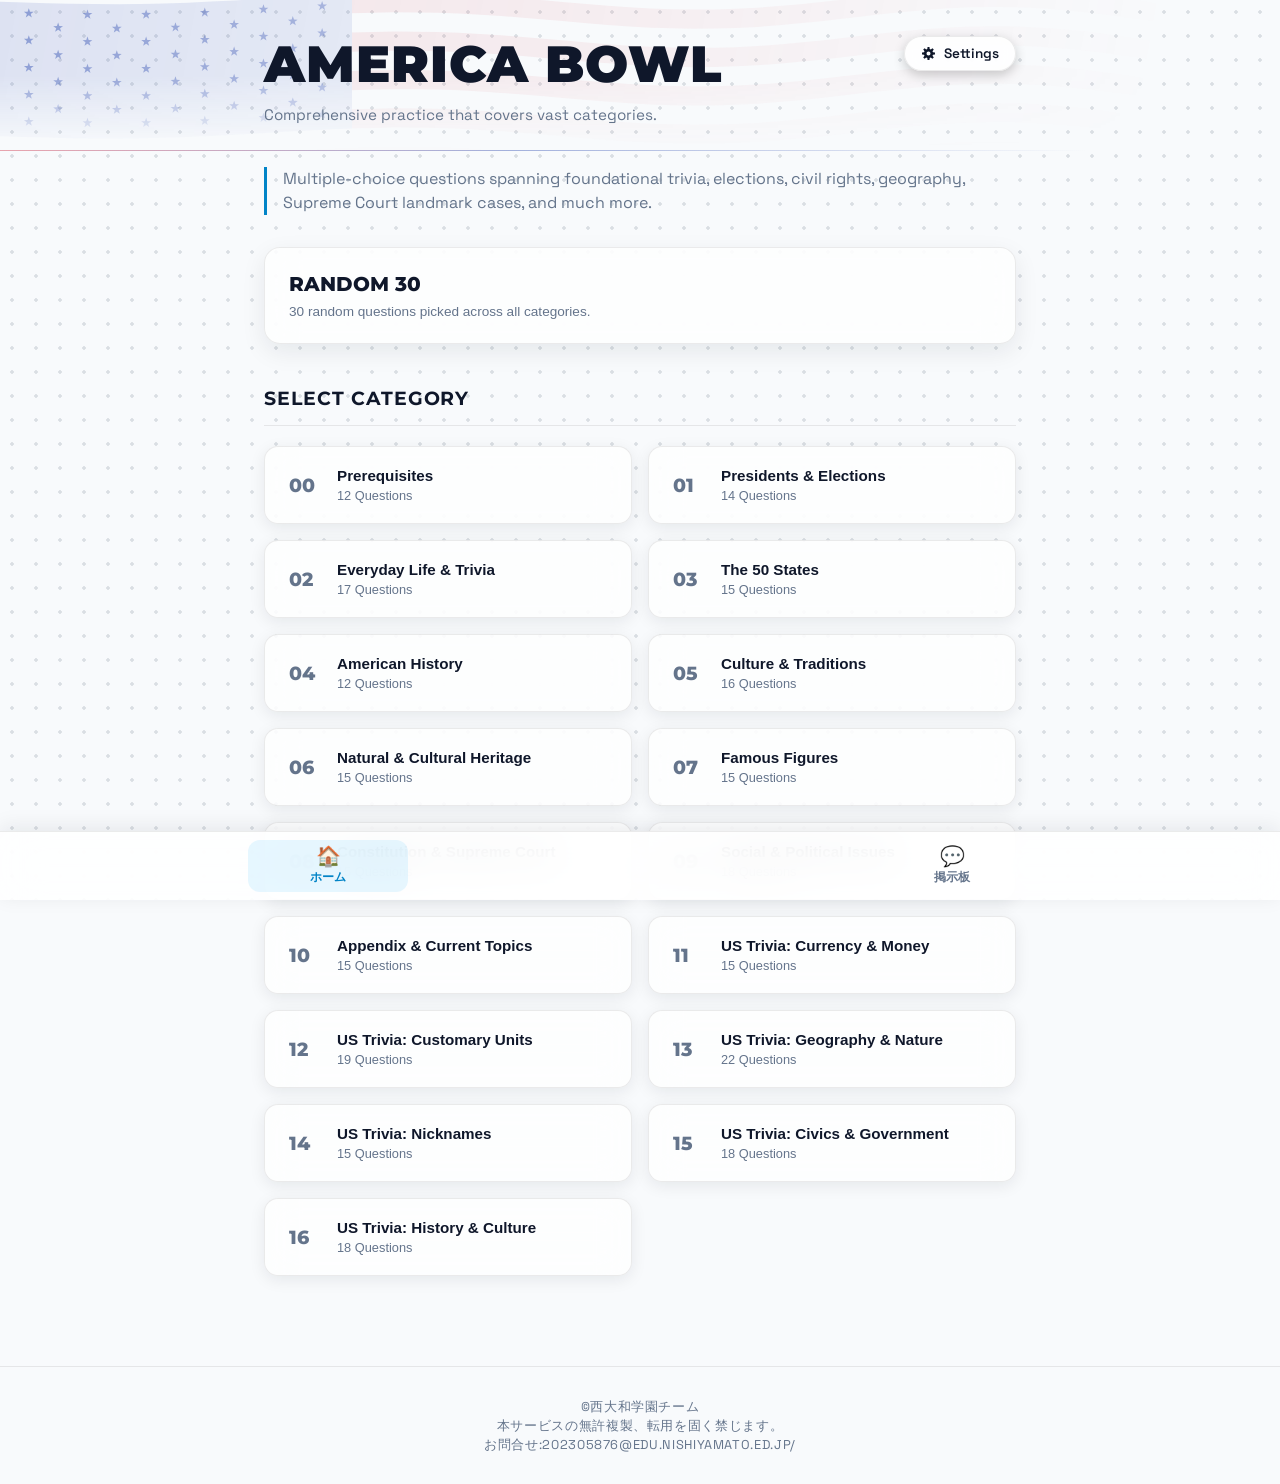
<file: index.html>
<!DOCTYPE html>
<html lang="en">
<head>
  <meta charset="UTF-8">
  <meta name="viewport" content="width=device-width, initial-scale=1, viewport-fit=cover">
    <meta name="apple-mobile-web-app-capable" content="yes">
    <meta name="apple-mobile-web-app-status-bar-style" content="black-translucent">
    <meta name="apple-mobile-web-app-title" content="America Bowl">
  <link rel="apple-touch-icon" href="apple-touch-icon.png">
  <title>America Bowl Practice</title>
  <link rel="apple-touch-icon" sizes="180x180" href="apple-touch-icon.png">
  <link rel="icon" type="image/png" sizes="32x32" href="favicon-32x32.png">
  <link rel="icon" type="image/png" sizes="16x16" href="favicon-16x16.png">
  <link rel="shortcut icon" type="image/x-icon" href="favicon.ico">
  <link rel="manifest" href="site.webmanifest">
  <link rel="stylesheet" href="style.css">
  
  <script src="quiz-data.js"></script>
  <script src="script.js" defer></script>

  <link rel="preconnect" href="https://fonts.googleapis.com">
  <link rel="preconnect" href="https://fonts.gstatic.com" crossorigin>
  <link href="https://fonts.googleapis.com/css2?family=Space+Grotesk:wght@400;500;600;700&family=Syne:wght@700;800&display=swap" rel="stylesheet">
</head>
<body>

<header class="top">
  <div class="flag-deco" aria-hidden="true">
    <svg class="flag-bg" viewBox="0 0 1200 300" preserveAspectRatio="xMinYMin slice" xmlns="http://www.w3.org/2000/svg">
      <defs><polygon id="s" points="0.00,-4.80 1.12,-1.54 4.57,-1.48 1.81,0.59 2.82,3.88 0.00,1.90 -2.82,3.88 -1.81,0.59 -4.57,-1.48 -1.12,-1.54"/></defs>
      <path class="f-red" d="M330,-5.5 L350,-6.1 L370,-6.4 L390,-6.3 L410,-6.0 L430,-5.3 L450,-4.2 L470,-2.9 L490,-1.4 L510,0.3 L530,2.0 L550,3.8 L570,5.4 L590,6.8 L610,7.9 L630,8.6 L650,9.0 L670,8.8 L690,8.2 L710,7.2 L730,5.7 L750,3.9 L770,1.9 L790,-0.4 L810,-2.7 L830,-5.0 L850,-7.1 L870,-8.8 L890,-10.2 L910,-11.1 L930,-11.5 L950,-11.3 L970,-10.5 L990,-9.1 L1010,-7.3 L1030,-5.0 L1050,-2.3 L1070,0.5 L1090,3.4 L1110,6.2 L1130,8.7 L1150,10.9 L1170,12.6 L1190,13.7 L1190,31.7 L1170,30.6 L1150,28.9 L1130,26.7 L1110,24.2 L1090,21.4 L1070,18.5 L1050,15.7 L1030,13.0 L1010,10.7 L990,8.9 L970,7.5 L950,6.7 L930,6.5 L910,6.9 L890,7.8 L870,9.2 L850,10.9 L830,13.0 L810,15.3 L790,17.6 L770,19.9 L750,21.9 L730,23.7 L710,25.2 L690,26.2 L670,26.8 L650,27.0 L630,26.6 L610,25.9 L590,24.8 L570,23.4 L550,21.8 L530,20.0 L510,18.3 L490,16.6 L470,15.1 L450,13.8 L430,12.7 L410,12.0 L390,11.7 L370,11.6 L350,11.9 L330,12.5Z"/>
      <path class="f-red" d="M330,30.5 L350,29.9 L370,29.6 L390,29.7 L410,30.0 L430,30.7 L450,31.8 L470,33.1 L490,34.6 L510,36.3 L530,38.0 L550,39.8 L570,41.4 L590,42.8 L610,43.9 L630,44.6 L650,45.0 L670,44.8 L690,44.2 L710,43.2 L730,41.7 L750,39.9 L770,37.9 L790,35.6 L810,33.3 L830,31.0 L850,28.9 L870,27.2 L890,25.8 L910,24.9 L930,24.5 L950,24.7 L970,25.5 L990,26.9 L1010,28.7 L1030,31.0 L1050,33.7 L1070,36.5 L1090,39.4 L1110,42.2 L1130,44.7 L1150,46.9 L1170,48.6 L1190,49.7 L1190,67.7 L1170,66.6 L1150,64.9 L1130,62.7 L1110,60.2 L1090,57.4 L1070,54.5 L1050,51.7 L1030,49.0 L1010,46.7 L990,44.9 L970,43.5 L950,42.7 L930,42.5 L910,42.9 L890,43.8 L870,45.2 L850,46.9 L830,49.0 L810,51.3 L790,53.6 L770,55.9 L750,57.9 L730,59.7 L710,61.2 L690,62.2 L670,62.8 L650,63.0 L630,62.6 L610,61.9 L590,60.8 L570,59.4 L550,57.8 L530,56.0 L510,54.3 L490,52.6 L470,51.1 L450,49.8 L430,48.7 L410,48.0 L390,47.7 L370,47.6 L350,47.9 L330,48.5Z"/>
      <path class="f-red" d="M330,66.5 L350,65.9 L370,65.6 L390,65.7 L410,66.0 L430,66.7 L450,67.8 L470,69.1 L490,70.6 L510,72.3 L530,74.0 L550,75.8 L570,77.4 L590,78.8 L610,79.9 L630,80.6 L650,81.0 L670,80.8 L690,80.2 L710,79.2 L730,77.7 L750,75.9 L770,73.9 L790,71.6 L810,69.3 L830,67.0 L850,64.9 L870,63.2 L890,61.8 L910,60.9 L930,60.5 L950,60.7 L970,61.5 L990,62.9 L1010,64.7 L1030,67.0 L1050,69.7 L1070,72.5 L1090,75.4 L1110,78.2 L1130,80.7 L1150,82.9 L1170,84.6 L1190,85.7 L1190,103.7 L1170,102.6 L1150,100.9 L1130,98.7 L1110,96.2 L1090,93.4 L1070,90.5 L1050,87.7 L1030,85.0 L1010,82.7 L990,80.9 L970,79.5 L950,78.7 L930,78.5 L910,78.9 L890,79.8 L870,81.2 L850,82.9 L830,85.0 L810,87.3 L790,89.6 L770,91.9 L750,93.9 L730,95.7 L710,97.2 L690,98.2 L670,98.8 L650,99.0 L630,98.6 L610,97.9 L590,96.8 L570,95.4 L550,93.8 L530,92.0 L510,90.3 L490,88.6 L470,87.1 L450,85.8 L430,84.7 L410,84.0 L390,83.7 L370,83.6 L350,83.9 L330,84.5Z"/>
      <path class="f-red" d="M330,102.5 L350,101.9 L370,101.6 L390,101.7 L410,102.0 L430,102.7 L450,103.8 L470,105.1 L490,106.6 L510,108.3 L530,110.0 L550,111.8 L570,113.4 L590,114.8 L610,115.9 L630,116.6 L650,117.0 L670,116.8 L690,116.2 L710,115.2 L730,113.7 L750,111.9 L770,109.9 L790,107.6 L810,105.3 L830,103.0 L850,100.9 L870,99.2 L890,97.8 L910,96.9 L930,96.5 L950,96.7 L970,97.5 L990,98.9 L1010,100.7 L1030,103.0 L1050,105.7 L1070,108.5 L1090,111.4 L1110,114.2 L1130,116.7 L1150,118.9 L1170,120.6 L1190,121.7 L1190,139.7 L1170,138.6 L1150,136.9 L1130,134.7 L1110,132.2 L1090,129.4 L1070,126.5 L1050,123.7 L1030,121.0 L1010,118.7 L990,116.9 L970,115.5 L950,114.7 L930,114.5 L910,114.9 L890,115.8 L870,117.2 L850,118.9 L830,121.0 L810,123.3 L790,125.6 L770,127.9 L750,129.9 L730,131.7 L710,133.2 L690,134.2 L670,134.8 L650,135.0 L630,134.6 L610,133.9 L590,132.8 L570,131.4 L550,129.8 L530,128.0 L510,126.3 L490,124.6 L470,123.1 L450,121.8 L430,120.7 L410,120.0 L390,119.7 L370,119.6 L350,119.9 L330,120.5Z"/>
      <path class="f-red" d="M0,145.7 L20,146.3 L40,146.9 L60,147.4 L80,147.7 L100,147.9 L120,147.8 L140,147.5 L160,147.0 L180,146.3 L200,145.4 L220,144.4 L240,143.2 L260,142.0 L280,140.9 L300,139.8 L320,138.9 L340,138.2 L360,137.7 L380,137.6 L400,137.8 L420,138.3 L440,139.2 L460,140.4 L480,141.8 L500,143.4 L520,145.2 L540,146.9 L560,148.6 L580,150.1 L600,151.4 L620,152.3 L640,152.8 L660,152.9 L680,152.6 L700,151.8 L720,150.5 L740,148.9 L760,146.9 L780,144.7 L800,142.4 L820,140.1 L840,138.0 L860,136.0 L880,134.4 L900,133.2 L920,132.6 L940,132.5 L960,133.0 L980,134.1 L1000,135.7 L1020,137.8 L1040,140.3 L1060,143.1 L1080,145.9 L1100,148.8 L1120,151.5 L1140,153.9 L1160,155.8 L1180,157.2 L1200,158.0 L1200,176.0 L1180,175.2 L1160,173.8 L1140,171.9 L1120,169.5 L1100,166.8 L1080,163.9 L1060,161.1 L1040,158.3 L1020,155.8 L1000,153.7 L980,152.1 L960,151.0 L940,150.5 L920,150.6 L900,151.2 L880,152.4 L860,154.0 L840,156.0 L820,158.1 L800,160.4 L780,162.7 L760,164.9 L740,166.9 L720,168.5 L700,169.8 L680,170.6 L660,170.9 L640,170.8 L620,170.3 L600,169.4 L580,168.1 L560,166.6 L540,164.9 L520,163.2 L500,161.4 L480,159.8 L460,158.4 L440,157.2 L420,156.3 L400,155.8 L380,155.6 L360,155.7 L340,156.2 L320,156.9 L300,157.8 L280,158.9 L260,160.0 L240,161.2 L220,162.4 L200,163.4 L180,164.3 L160,165.0 L140,165.5 L120,165.8 L100,165.9 L80,165.7 L60,165.4 L40,164.9 L20,164.3 L0,163.7Z"/>
      <path class="f-red" d="M0,181.7 L20,182.3 L40,182.9 L60,183.4 L80,183.7 L100,183.9 L120,183.8 L140,183.5 L160,183.0 L180,182.3 L200,181.4 L220,180.4 L240,179.2 L260,178.0 L280,176.9 L300,175.8 L320,174.9 L340,174.2 L360,173.7 L380,173.6 L400,173.8 L420,174.3 L440,175.2 L460,176.4 L480,177.8 L500,179.4 L520,181.2 L540,182.9 L560,184.6 L580,186.1 L600,187.4 L620,188.3 L640,188.8 L660,188.9 L680,188.6 L700,187.8 L720,186.5 L740,184.9 L760,182.9 L780,180.7 L800,178.4 L820,176.1 L840,174.0 L860,172.0 L880,170.4 L900,169.2 L920,168.6 L940,168.5 L960,169.0 L980,170.1 L1000,171.7 L1020,173.8 L1040,176.3 L1060,179.1 L1080,181.9 L1100,184.8 L1120,187.5 L1140,189.9 L1160,191.8 L1180,193.2 L1200,194.0 L1200,212.0 L1180,211.2 L1160,209.8 L1140,207.9 L1120,205.5 L1100,202.8 L1080,199.9 L1060,197.1 L1040,194.3 L1020,191.8 L1000,189.7 L980,188.1 L960,187.0 L940,186.5 L920,186.6 L900,187.2 L880,188.4 L860,190.0 L840,192.0 L820,194.1 L800,196.4 L780,198.7 L760,200.9 L740,202.9 L720,204.5 L700,205.8 L680,206.6 L660,206.9 L640,206.8 L620,206.3 L600,205.4 L580,204.1 L560,202.6 L540,200.9 L520,199.2 L500,197.4 L480,195.8 L460,194.4 L440,193.2 L420,192.3 L400,191.8 L380,191.6 L360,191.7 L340,192.2 L320,192.9 L300,193.8 L280,194.9 L260,196.0 L240,197.2 L220,198.4 L200,199.4 L180,200.3 L160,201.0 L140,201.5 L120,201.8 L100,201.9 L80,201.7 L60,201.4 L40,200.9 L20,200.3 L0,199.7Z"/>
      <path class="f-red" d="M0,217.7 L20,218.3 L40,218.9 L60,219.4 L80,219.7 L100,219.9 L120,219.8 L140,219.5 L160,219.0 L180,218.3 L200,217.4 L220,216.4 L240,215.2 L260,214.0 L280,212.9 L300,211.8 L320,210.9 L340,210.2 L360,209.7 L380,209.6 L400,209.8 L420,210.3 L440,211.2 L460,212.4 L480,213.8 L500,215.4 L520,217.2 L540,218.9 L560,220.6 L580,222.1 L600,223.4 L620,224.3 L640,224.8 L660,224.9 L680,224.6 L700,223.8 L720,222.5 L740,220.9 L760,218.9 L780,216.7 L800,214.4 L820,212.1 L840,210.0 L860,208.0 L880,206.4 L900,205.2 L920,204.6 L940,204.5 L960,205.0 L980,206.1 L1000,207.7 L1020,209.8 L1040,212.3 L1060,215.1 L1080,217.9 L1100,220.8 L1120,223.5 L1140,225.9 L1160,227.8 L1180,229.2 L1200,230.0 L1200,248.0 L1180,247.2 L1160,245.8 L1140,243.9 L1120,241.5 L1100,238.8 L1080,235.9 L1060,233.1 L1040,230.3 L1020,227.8 L1000,225.7 L980,224.1 L960,223.0 L940,222.5 L920,222.6 L900,223.2 L880,224.4 L860,226.0 L840,228.0 L820,230.1 L800,232.4 L780,234.7 L760,236.9 L740,238.9 L720,240.5 L700,241.8 L680,242.6 L660,242.9 L640,242.8 L620,242.3 L600,241.4 L580,240.1 L560,238.6 L540,236.9 L520,235.2 L500,233.4 L480,231.8 L460,230.4 L440,229.2 L420,228.3 L400,227.8 L380,227.6 L360,227.7 L340,228.2 L320,228.9 L300,229.8 L280,230.9 L260,232.0 L240,233.2 L220,234.4 L200,235.4 L180,236.3 L160,237.0 L140,237.5 L120,237.8 L100,237.9 L80,237.7 L60,237.4 L40,236.9 L20,236.3 L0,235.7Z"/>
      <path class="f-blue" d="M0,1.7 L22,2.4 L44,3.0 L66,3.5 L88,3.8 L110,3.9 L132,3.7 L154,3.2 L176,2.5 L198,1.5 L220,0.4 L242,-0.9 L264,-2.2 L286,-3.5 L308,-4.6 L330,-5.5 L330,120.5 L308,121.4 L286,122.5 L264,123.8 L242,125.1 L220,126.4 L198,127.5 L176,128.5 L154,129.2 L132,129.7 L110,129.9 L88,129.8 L66,129.5 L44,129.0 L22,128.4 L0,127.7Z"/>
      <g class="f-star"><use href="#s" x="27" y="12.5"/><use href="#s" x="82" y="13.7"/><use href="#s" x="137" y="13.6"/><use href="#s" x="192" y="11.8"/><use href="#s" x="247" y="8.8"/><use href="#s" x="302" y="5.7"/><use href="#s" x="54.5" y="26.0"/><use href="#s" x="109.5" y="26.6"/><use href="#s" x="164.5" y="25.6"/><use href="#s" x="219.5" y="23.1"/><use href="#s" x="274.5" y="19.9"/><use href="#s" x="27" y="37.9"/><use href="#s" x="82" y="39.1"/><use href="#s" x="137" y="39.0"/><use href="#s" x="192" y="37.2"/><use href="#s" x="247" y="34.2"/><use href="#s" x="302" y="31.1"/><use href="#s" x="54.5" y="51.4"/><use href="#s" x="109.5" y="52.0"/><use href="#s" x="164.5" y="51.0"/><use href="#s" x="219.5" y="48.5"/><use href="#s" x="274.5" y="45.3"/><use href="#s" x="27" y="63.3"/><use href="#s" x="82" y="64.5"/><use href="#s" x="137" y="64.4"/><use href="#s" x="192" y="62.6"/><use href="#s" x="247" y="59.6"/><use href="#s" x="302" y="56.5"/><use href="#s" x="54.5" y="76.8"/><use href="#s" x="109.5" y="77.4"/><use href="#s" x="164.5" y="76.4"/><use href="#s" x="219.5" y="73.9"/><use href="#s" x="274.5" y="70.7"/><use href="#s" x="27" y="88.7"/><use href="#s" x="82" y="89.9"/><use href="#s" x="137" y="89.8"/><use href="#s" x="192" y="88.0"/><use href="#s" x="247" y="85.0"/><use href="#s" x="302" y="81.9"/><use href="#s" x="54.5" y="102.2"/><use href="#s" x="109.5" y="102.8"/><use href="#s" x="164.5" y="101.8"/><use href="#s" x="219.5" y="99.3"/><use href="#s" x="274.5" y="96.1"/><use href="#s" x="27" y="114.1"/><use href="#s" x="82" y="115.3"/><use href="#s" x="137" y="115.2"/><use href="#s" x="192" y="113.4"/><use href="#s" x="247" y="110.4"/><use href="#s" x="302" y="107.3"/></g>
    </svg>
  </div>
  <div class="wrap header-inner">
    <div>
      <h1 id="header-title" class="banner-title">AMERICA BOWL</h1>
      <p class="sub" id="header-sub">Comprehensive practice that covers vast categories.</p>
    </div>
    
    <button class="settings-btn" id="settings-btn" type="button" aria-label="Open settings" aria-haspopup="dialog">
      <svg viewBox="0 0 24 24" width="16" height="16" fill="currentColor" fill-rule="evenodd" aria-hidden="true"><path d="M10.08 4.85 L10.45 1.62 L13.55 1.62 L13.92 4.85 L15.70 5.59 L18.25 3.56 L20.44 5.75 L18.41 8.30 L19.15 10.08 L22.38 10.45 L22.38 13.55 L19.15 13.92 L18.41 15.70 L20.44 18.25 L18.25 20.44 L15.70 18.41 L13.92 19.15 L13.55 22.38 L10.45 22.38 L10.08 19.15 L8.30 18.41 L5.75 20.44 L3.56 18.25 L5.59 15.70 L4.85 13.92 L1.62 13.55 L1.62 10.45 L4.85 10.08 L5.59 8.30 L3.56 5.75 L5.75 3.56 L8.30 5.59 Z M15.20 12.00 a3.20 3.20 0 1 0 -6.40 0 a3.20 3.20 0 1 0 6.40 0 Z"/></svg>
      <span>Settings</span>
    </button>
  </div>

  <div class="wrap">
    <button class="home-link" id="home-link" style="display:none;" type="button">← Back to Categories</button>
  </div>
</header>  

<main class="wrap">
  <section id="screen-home" class="screen active">
    <p class="intro-text">Multiple-choice questions spanning foundational trivia, elections, civil rights, geography, Supreme Court landmark cases, and much more.</p>
    <p class="stats-line" id="stats-line"></p>

    <div class="feature-row">
      <button class="feature-card" id="card-mix" type="button">
        <div class="ttl">Random 30</div>
        <div class="desc">30 random questions picked across all categories.</div>
      </button>
      <button class="feature-card review" id="card-review" type="button" style="display:none;">
        <div class="ttl">Review Missed</div>
        <div class="desc">Re-examine <span id="review-count">0</span> incorrect answers.</div>
      </button>
    </div>

    <h2 class="section-label">Select Category</h2>
    <div class="cat-grid" id="cat-grid"></div>
  </section>
  <!-- 掲示板画面 -->
<section id="screen-bbs" class="screen">
  <h2 class="section-label">掲示板</h2>
  <p class="intro-text">学習のメモや質問、感想などを自由に投稿・共有できます。</p>
  
  <!-- 投稿フォーム -->
  <form id="bbs-form" class="bbs-form">
    <div class="form-group">
      <input type="text" id="bbs-name" placeholder="お名前 / ニックネーム" maxlength="20" required />
    </div>
    <div class="form-group">
      <textarea id="bbs-text" placeholder="メッセージを入力してください..." rows="3" required></textarea>
    </div>
    <button type="submit" class="btn">ポストする</button>
  </form>

  <!-- 投稿一覧 -->
  <div id="bbs-list" class="bbs-list">
    <!-- JSで投稿が表示されます -->
  </div>
</section>

  <section id="screen-quiz" class="screen">
    <div class="quiz-meta">
      <span class="cat-chip" id="quiz-cat-chip"></span>
      <span id="quiz-score-label"></span>
    </div>
    <div class="progress-bar"><div class="progress-fill" id="progress-fill"></div></div>

    <div class="q-card">
      <span class="stamp" id="stamp"></span>
      <p class="qno" id="qno"></p>
      <p class="qtext" id="qtext"></p>
      <div class="options" id="options"></div>
      <div class="q-explanation" id="q-explanation" hidden></div>
      <div class="q-footer">
        <button class="quit-link" id="quit-link" type="button">Quit Session</button>
        <button class="next-btn" id="next-btn" type="button">Next Question →</button>
      </div>
    </div>
  </section>

  <section id="screen-result" class="screen">
    <div class="result-score">
      <p class="num"><span id="result-correct"></span><small> / <span id="result-total"></span></small></p>
      <p class="pct" id="result-pct"></p>
    </div>
    <p class="result-msg" id="result-msg"></p>
    <div class="breakdown" id="breakdown"></div>
    <div class="result-actions">
      <button class="btn" id="btn-retry" type="button">Repeat the Category</button>
      <button class="btn secondary" id="btn-review-missed" type="button" style="display:none;">Review Missed ones Only</button>
      <button class="btn secondary" id="btn-back" type="button">All Categories</button>
    </div>
  </section>

</main>

<div class="modal" id="settings-modal" hidden>
  <div class="modal-backdrop" data-close></div>
  <div class="modal-card" role="dialog" aria-modal="true" aria-labelledby="settings-title">
    <div class="modal-head">
      <h2 id="settings-title">Settings</h2>
      <button class="icon-btn" id="settings-close" type="button" aria-label="Close settings">✕</button>
    </div>

    <div class="set-row">
      <div class="set-label">Theme</div>
      <div class="seg" role="radiogroup" aria-label="Theme" data-setting="theme">
        <button type="button" role="radio" aria-checked="false" data-value="light">☀️ Light</button>
        <button type="button" role="radio" aria-checked="false" data-value="dark">🌙 Dark</button>
      </div>
    </div>

    <div class="set-row">
      <div class="set-label">Explanation language</div>
      <div class="seg" role="radiogroup" aria-label="Explanation language" data-setting="lang">
        <button type="button" role="radio" aria-checked="false" data-value="en">English</button>
        <button type="button" role="radio" aria-checked="false" data-value="ja">日本語</button>
        <button type="button" role="radio" aria-checked="false" data-value="both">EN + JA</button>
      </div>
    </div>

    <!-- 音量調整・ミュートトグル設定を追加 -->
    <div class="set-row">
      <div class="set-label">
        <label for="se-volume-range">Sound volume</label>
        <span class="set-value" id="se-volume-value">50%</span>
      </div>
      <div class="stepper">
        <button type="button" id="se-mute-btn" aria-label="Toggle Mute">🔊</button>
        <input type="range" id="se-volume-range" min="0" max="1" step="0.05" value="0.5">
      </div>
    </div>

    <div class="set-row">
      <div class="set-label">
        <label for="timer-range">Time per question</label>
        <span class="set-value" id="timer-value">15 s</span>
      </div>
      <div class="stepper">
        <button type="button" id="timer-minus" aria-label="Decrease time">−</button>
        <input type="range" id="timer-range" min="3" max="20" step="1" value="15">
        <button type="button" id="timer-plus" aria-label="Increase time">+</button>
      </div>
      <div class="range-hint"><span>3s   </span><span>   20 s</span></div>
    </div>

    <div class="set-row set-danger">
      <div class="set-label">Accuracy data</div>
      <p class="set-hint">Clears your cumulative stats, best scores, and missed-question list. Settings are kept.</p>
      <button type="button" class="btn-danger" id="reset-data">Delete accuracy data</button>
    </div>
  </div>
</div>

<footer class="site-foot">©️西大和学園チーム<br>本サービスの無許複製、転用を固く禁じます。<br>お問合せ:202305876@edu.nishiyamato.ed.jp/</footer>
<!-- PWAインストール案内バナー（初期状態は非表示） -->
<div id="pwa-install-banner" class="pwa-banner" hidden>
  <div class="pwa-banner-content">
    <div class="pwa-banner-icon">📱</div>
    <div class="pwa-banner-text">
      <strong>Install App</strong>
      <span>ホーム画面に追加して快適に利用する</span>
    </div>
  </div>
  <div class="pwa-banner-actions">
    <button id="pwa-install-btn" class="pwa-btn-primary">追加</button>
    <button id="pwa-close-btn" class="pwa-btn-close" aria-label="閉じる">✕</button>
  </div>
</div>
  <!-- タブナビゲーションバー -->
<nav id="tab-bar" class="tab-bar">
  <button type="button" class="tab-btn active" id="tab-home">
    <span class="icon">🏠</span>
    <span class="label">ホーム</span>
  </button>
  <button type="button" class="tab-btn" id="tab-bbs">
    <span class="icon">💬</span>
    <span class="label">掲示板</span>
  </button>
</nav>
</body>
</html>
</file>
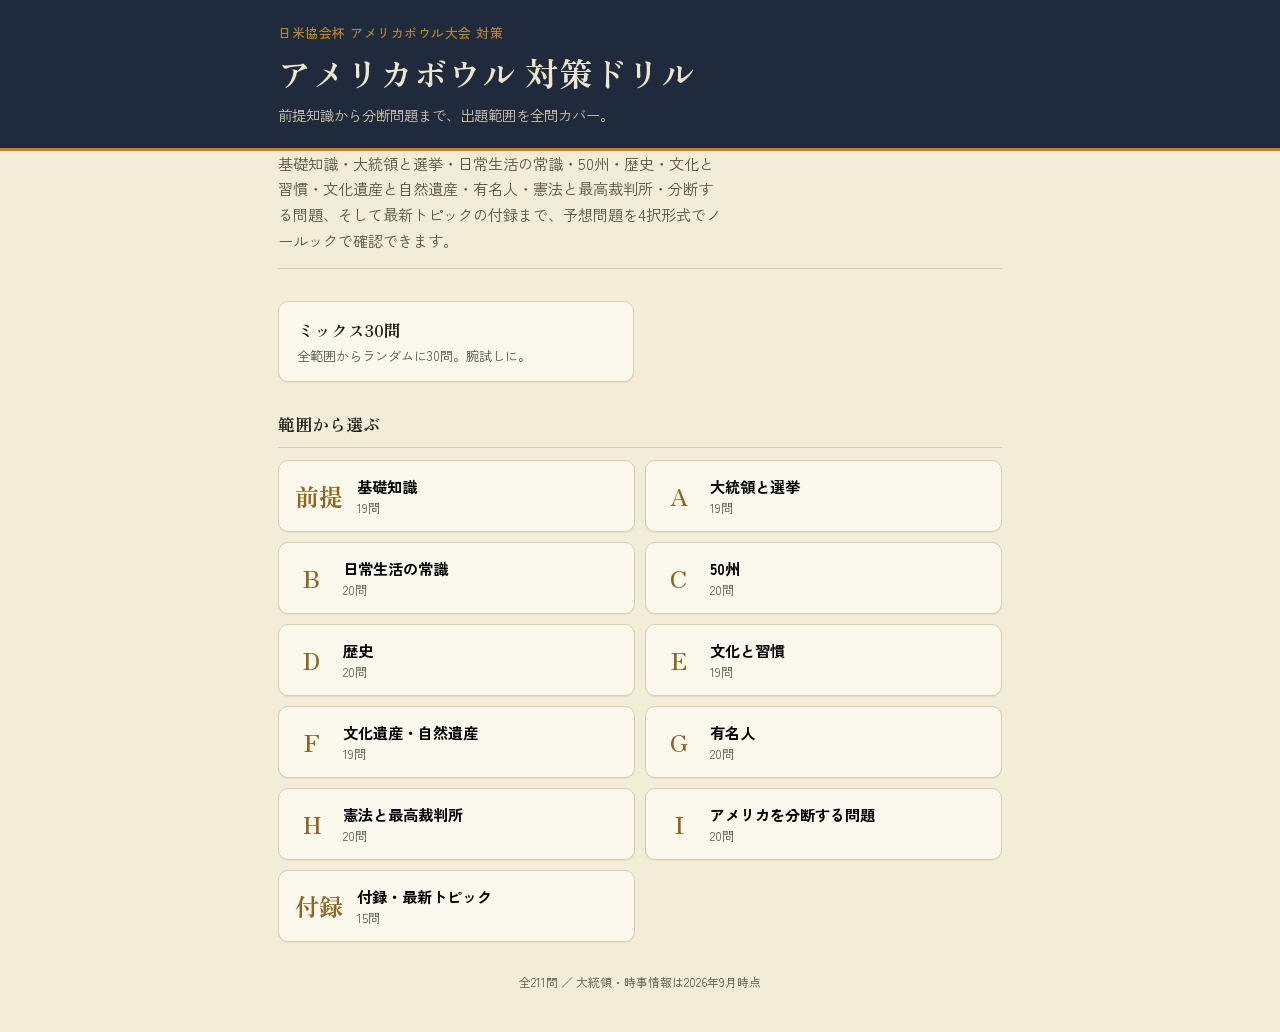
<file: index (9).html>
<!DOCTYPE html>
<html lang="ja">
<head>
<meta charset="UTF-8">
<meta name="viewport" content="width=device-width, initial-scale=1, viewport-fit=cover">
<title>アメリカボウル対策ドリル｜日米協会杯 出題範囲フル対応</title>
<link rel="preconnect" href="https://fonts.googleapis.com">
<link rel="preconnect" href="https://fonts.gstatic.com" crossorigin>
<link href="https://fonts.googleapis.com/css2?family=Zen+Old+Mincho:wght@400;600;700;900&family=Zen+Kaku+Gothic+New:wght@400;500;700;900&display=swap" rel="stylesheet">
<style>
:root{
  --ink:#232017;
  --ink-soft:#5b5643;
  --paper:#f2ecd9;
  --paper-line:#d9cfae;
  --card:#fbf8ee;
  --red:#9c3b34;
  --red-deep:#7a2c27;
  --gold:#b8862f;
  --gold-deep:#8f6521;
  --navy:#1f2b3d;
  --navy-deep:#141b28;
  --navy-text:#eee6cf;
  --focus:#2f6f8f;
  --gold-tint:#ecdfbd;
  --red-tint:#eed3cf;
  --shadow: 0 1px 0 rgba(35,32,23,.06);
  --radius: 10px;
  --font-display:'Zen Old Mincho', serif;
  --font-body:'Zen Kaku Gothic New', sans-serif;
  color-scheme: light;
  box-sizing:border-box;
  padding-top: env(safe-area-inset-top, 0px);
  padding-bottom: env(safe-area-inset-bottom, 0px);
}
@media (prefers-color-scheme: dark){
  :root:not([data-theme="light"]){
    --ink:#ece5d2;
    --ink-soft:#b9b092;
    --paper:#171c26;
    --paper-line:#323a4a;
    --card:#1e2531;
    --red:#e07b73;
    --red-deep:#c85a52;
    --gold:#e0b45c;
    --gold-deep:#c99a3e;
    --navy:#0f1420;
    --navy-deep:#0a0d15;
    --navy-text:#efe6cc;
    --gold-tint:#3a3220;
    --red-tint:#3a2521;
    --shadow: 0 1px 0 rgba(0,0,0,.4);
    color-scheme: dark;
  }
}
:root[data-theme="dark"]{
  --ink:#ece5d2;
  --ink-soft:#b9b092;
  --paper:#171c26;
  --paper-line:#323a4a;
  --card:#1e2531;
  --red:#e07b73;
  --red-deep:#c85a52;
  --gold:#e0b45c;
  --gold-deep:#c99a3e;
  --navy:#0f1420;
  --navy-deep:#0a0d15;
  --navy-text:#efe6cc;
  --gold-tint:#3a3220;
  --red-tint:#3a2521;
  --shadow: 0 1px 0 rgba(0,0,0,.4);
  color-scheme: dark;
}
*{box-sizing:inherit}
html,body{height:100%;}
html{scroll-padding-top: env(safe-area-inset-top, 0px);}
body{
  margin:0;
  background:var(--paper);
  color:var(--ink);
  font-family:var(--font-body);
  -webkit-font-smoothing:antialiased;
  line-height:1.7;
}
img,svg{max-width:100%;display:block}
button{font-family:inherit}
:focus-visible{outline:2.5px solid var(--focus); outline-offset:2px;}

.wrap{max-width:760px; margin:0 auto; padding:0 18px;}

/* ---------- header ---------- */
header.top{
  background:var(--navy);
  color:var(--navy-text);
  border-bottom:3px solid var(--gold);
  padding-top: calc(22px + env(safe-area-inset-top, 0px));
  padding-bottom:20px;
}
header.top .kicker{
  font-size:.8rem;
  letter-spacing:.04em;
  color:var(--gold);
  margin:0 0 6px;
  font-weight:500;
}
header.top h1{
  font-family:var(--font-display);
  font-weight:700;
  font-size:clamp(1.5rem, 4.4vw, 2.1rem);
  margin:0;
  line-height:1.35;
}
header.top .sub{
  margin:8px 0 0;
  font-size:.9rem;
  color:#cfc6ab;
}
.home-link{
  background:none;border:none;color:var(--gold);
  font-size:.85rem; cursor:pointer; padding:4px 0;
  text-decoration:underline; text-underline-offset:3px;
  font-family:var(--font-body);
}

/* ---------- layout sections ---------- */
main{padding:26px 0 60px;}
.screen{display:none;}
.screen.active{display:block;}

/* ---------- home: intro ---------- */
.intro{
  font-size:.95rem;
  color:var(--ink-soft);
  margin:0 0 22px;
  max-width:56ch;
}
.stats-line{
  font-size:.82rem;
  color:var(--ink-soft);
  margin:-8px 0 22px;
  border-top:1px solid var(--paper-line);
  padding-top:10px;
}

.section-label{
  font-family:var(--font-display);
  font-size:1.05rem;
  font-weight:700;
  margin:0 0 12px;
  padding-bottom:8px;
  border-bottom:1px solid var(--paper-line);
}

/* review / mix cards */
.feature-row{display:grid; gap:12px; grid-template-columns:1fr; margin-bottom:28px;}
@media(min-width:560px){.feature-row{grid-template-columns:1fr 1fr;}}
.feature-card{
  background:var(--card);
  border:1px solid var(--paper-line);
  border-radius:var(--radius);
  padding:16px 18px;
  text-align:left;
  cursor:pointer;
  box-shadow:var(--shadow);
  position:relative;
  transition:transform .12s ease, border-color .12s ease;
}
.feature-card:hover{border-color:var(--gold);}
.feature-card:active{transform:translateY(1px);}
.feature-card .ttl{
  font-family:var(--font-display);
  font-weight:700;
  font-size:1.05rem;
  margin:0 0 4px;
  color:var(--ink);
}
.feature-card .desc{font-size:.82rem; color:var(--ink-soft); margin:0;}
.feature-card.review{border-color:var(--red); }
.feature-card.review .ttl{color:var(--red-deep);}

/* category grid */
.cat-grid{
  display:grid;
  grid-template-columns:1fr;
  gap:10px;
  margin-bottom:10px;
}
@media(min-width:560px){.cat-grid{grid-template-columns:1fr 1fr;}}
.cat-card{
  display:flex;
  align-items:center;
  gap:14px;
  background:var(--card);
  border:1px solid var(--paper-line);
  border-radius:var(--radius);
  padding:14px 16px;
  cursor:pointer;
  text-align:left;
  box-shadow:var(--shadow);
  transition:transform .12s ease, border-color .12s ease;
}
.cat-card:hover{border-color:var(--gold);}
.cat-card:active{transform:translateY(1px);}
.cat-card .letter{
  font-family:var(--font-display);
  font-weight:700;
  font-size:1.5rem;
  color:var(--gold-deep);
  min-width:1.4em;
  text-align:center;
}
.cat-card .info{flex:1; min-width:0;}
.cat-card .name{font-weight:700; font-size:.95rem; margin:0 0 2px;}
.cat-card .meta{font-size:.78rem; color:var(--ink-soft); margin:0;}

/* ---------- quiz screen ---------- */
.quiz-meta{
  display:flex; justify-content:space-between; align-items:baseline;
  font-size:.82rem; color:var(--ink-soft); margin-bottom:8px;
}
.quiz-meta .cat-chip{
  background:var(--navy); color:var(--navy-text);
  border-radius:100px; padding:3px 11px; font-size:.74rem;
}
.progress-track{
  height:6px; background:var(--paper-line); border-radius:100px; overflow:hidden; margin-bottom:22px;
}
.progress-fill{
  height:100%; background:var(--gold); width:0%;
  transition:width .3s ease;
}

.q-card{
  background:var(--card);
  border:1px solid var(--paper-line);
  border-radius:var(--radius);
  padding:26px 22px 22px;
  position:relative;
  background-image: repeating-linear-gradient(
    var(--card) 0px, var(--card) 37px, var(--paper-line) 38px
  );
  background-position: 0 64px;
}
.q-card .qno{
  font-size:.78rem; color:var(--ink-soft); margin:0 0 10px;
}
.q-card .qtext{
  font-family:var(--font-display);
  font-size:clamp(1.08rem, 3.4vw, 1.32rem);
  font-weight:600;
  line-height:1.6;
  margin:0 0 22px;
}
.stamp{
  position:absolute; top:14px; right:16px;
  font-family:var(--font-display);
  font-weight:900;
  font-size:1rem;
  padding:5px 12px;
  border:3px solid currentColor;
  border-radius:6px;
  transform:rotate(6deg) scale(0);
  opacity:0;
  transition:transform .28s cubic-bezier(.2,1.4,.4,1), opacity .2s ease;
}
.stamp.show{transform:rotate(6deg) scale(1); opacity:1;}
.stamp.correct{color:var(--gold-deep);}
.stamp.incorrect{color:var(--red-deep);}

.options{
  display:grid; grid-template-columns:1fr; gap:10px;
}
@media(min-width:520px){.options{grid-template-columns:1fr 1fr;}}
.opt-btn{
  background:var(--paper);
  border:1.5px solid var(--paper-line);
  border-radius:8px;
  padding:13px 14px;
  font-size:.92rem;
  line-height:1.45;
  text-align:left;
  cursor:pointer;
  color:var(--ink);
  transition:border-color .12s ease, background .12s ease, transform .08s ease;
}
.opt-btn:hover:not(:disabled){border-color:var(--gold); background:var(--card);}
.opt-btn:active:not(:disabled){transform:translateY(1px);}
.opt-btn:disabled{cursor:default;}
.opt-btn .mark{font-weight:700; margin-right:6px;}
.opt-btn.correct{border-color:var(--gold); background:var(--gold-tint);}
.opt-btn.incorrect{border-color:var(--red); background:var(--red-tint);}
.opt-btn.dim{opacity:.55;}

.q-footer{
  margin-top:20px; display:flex; justify-content:space-between; align-items:center;
  min-height:40px;
}
.next-btn{
  background:var(--navy); color:var(--navy-text); border:none;
  border-radius:8px; padding:11px 22px; font-size:.9rem; font-weight:700;
  cursor:pointer; opacity:0; pointer-events:none; transition:opacity .15s ease;
}
.next-btn.show{opacity:1; pointer-events:auto;}
.quit-link{
  background:none;border:none;color:var(--ink-soft); font-size:.8rem;
  text-decoration:underline; text-underline-offset:3px; cursor:pointer; padding:6px 0;
  font-family:var(--font-body);
}

/* ---------- result screen ---------- */
.result-score{
  text-align:center; padding:20px 0 10px;
}
.result-score .num{
  font-family:var(--font-display); font-weight:900;
  font-size:clamp(2.6rem, 12vw, 3.6rem);
  color:var(--navy);
  margin:0;
}
.result-score .num small{font-size:.4em; font-weight:600; color:var(--ink-soft);}
.result-score .pct{color:var(--gold-deep); font-weight:700; margin:4px 0 0; font-size:1rem;}
.result-msg{
  text-align:center; font-size:.9rem; color:var(--ink-soft);
  max-width:44ch; margin:10px auto 26px;
}
.breakdown{margin:0 0 26px;}
.bd-row{
  display:flex; align-items:center; gap:10px; font-size:.82rem;
  padding:6px 0; border-bottom:1px solid var(--paper-line);
}
.bd-row .bd-label{flex:0 0 118px; color:var(--ink-soft);}
.bd-row .bd-bar{flex:1; height:8px; background:var(--paper-line); border-radius:100px; overflow:hidden;}
.bd-row .bd-fill{height:100%; background:var(--gold);}
.bd-row .bd-num{flex:0 0 auto; color:var(--ink-soft); font-variant-numeric:tabular-nums;}

.result-actions{display:flex; flex-direction:column; gap:10px; max-width:340px; margin:0 auto;}
.btn{
  border-radius:8px; padding:12px 18px; font-size:.9rem; font-weight:700;
  cursor:pointer; border:1.5px solid var(--navy); background:var(--navy); color:var(--navy-text);
  text-align:center;
}
.btn.secondary{background:transparent; color:var(--ink); border-color:var(--paper-line);}
.btn.secondary:hover{border-color:var(--gold);}
.btn.review{background:var(--red); border-color:var(--red); color:#fff8f2;}

footer.site-foot{
  text-align:center; font-size:.74rem; color:var(--ink-soft);
  padding:20px 0 40px;
}

@media (prefers-reduced-motion: reduce){
  *{transition-duration:.001ms !important; animation-duration:.001ms !important;}
}
</style>
</head>
<body>

<header class="top">
  <div class="wrap">
    <p class="kicker">日米協会杯 アメリカボウル大会 対策</p>
    <h1 id="header-title">アメリカボウル 対策ドリル</h1>
    <p class="sub" id="header-sub">前提知識から分断問題まで、出題範囲を全問カバー。</p>
    <button class="home-link" id="home-link" style="display:none;" type="button">← 範囲選択に戻る</button>
  </div>
</header>

<main class="wrap">

  <!-- ============ HOME SCREEN ============ -->
  <section id="screen-home" class="screen active">
    <p class="intro">基礎知識・大統領と選挙・日常生活の常識・50州・歴史・文化と習慣・文化遺産と自然遺産・有名人・憲法と最高裁判所・分断する問題、そして最新トピックの付録まで、予想問題を4択形式でノールックで確認できます。</p>
    <p class="stats-line" id="stats-line"></p>

    <div class="feature-row">
      <button class="feature-card mix" id="card-mix" type="button">
        <p class="ttl">ミックス30問</p>
        <p class="desc">全範囲からランダムに30問。腕試しに。</p>
      </button>
      <button class="feature-card review" id="card-review" type="button" style="display:none;">
        <p class="ttl">間違えた問題だけ復習</p>
        <p class="desc"><span id="review-count">0</span>問を再確認</p>
      </button>
    </div>

    <h2 class="section-label">範囲から選ぶ</h2>
    <div class="cat-grid" id="cat-grid"></div>
  </section>

  <!-- ============ QUIZ SCREEN ============ -->
  <section id="screen-quiz" class="screen">
    <div class="quiz-meta">
      <span class="cat-chip" id="quiz-cat-chip"></span>
      <span id="quiz-score-label"></span>
    </div>
    <div class="progress-track"><div class="progress-fill" id="progress-fill"></div></div>

    <div class="q-card">
      <span class="stamp" id="stamp"></span>
      <p class="qno" id="qno"></p>
      <p class="qtext" id="qtext"></p>
      <div class="options" id="options"></div>
      <div class="q-footer">
        <button class="quit-link" id="quit-link" type="button">やめて範囲選択に戻る</button>
        <button class="next-btn" id="next-btn" type="button">次の問題</button>
      </div>
    </div>
  </section>

  <!-- ============ RESULT SCREEN ============ -->
  <section id="screen-result" class="screen">
    <div class="result-score">
      <p class="num"><span id="result-correct"></span><small> / <span id="result-total"></span> 正解</small></p>
      <p class="pct" id="result-pct"></p>
    </div>
    <p class="result-msg" id="result-msg"></p>
    <div class="breakdown" id="breakdown"></div>
    <div class="result-actions">
      <button class="btn" id="btn-retry" type="button">同じ範囲をもう一度</button>
      <button class="btn review" id="btn-review-missed" type="button" style="display:none;">間違えた問題だけ復習する</button>
      <button class="btn secondary" id="btn-back" type="button">他の範囲を選ぶ</button>
    </div>
  </section>

</main>

<footer class="site-foot">全211問 ／ 大統領・時事情報は2026年9月時点</footer>

<script type="application/json" id="quiz-data">[{"id":1,"cat":"prereq","catLabel":"基礎知識","q":"アメリカ合衆国の総面積は約いくつ平方キロメートルですか？","a":"約983万平方キロメートル（世界3位）","options":["約1,710万平方キロメートル（ロシア）","約550万平方キロメートル","約760万平方キロメートル（オーストラリア）","約983万平方キロメートル（世界3位）"]},{"id":2,"cat":"prereq","catLabel":"基礎知識","q":"アメリカ合衆国の人口はおよそ何人ですか？（2026年時点の推定）","a":"約3億4,900万人","options":["約1億3,000万人","約4億1,000万人","約3億4,900万人","約2億8,000万人"]},{"id":3,"cat":"prereq","catLabel":"基礎知識","q":"アメリカ合衆国の首都はどこですか？","a":"ワシントンD.C.","options":["ニューヨーク","フィラデルフィア","ロサンゼルス","ワシントンD.C."]},{"id":4,"cat":"prereq","catLabel":"基礎知識","q":"アメリカ合衆国は北アメリカ大陸のどの部分に位置していますか？","a":"北部と中央部","options":["南部のみ","大陸の最北端","北部と中央部","大陸の最南端"]},{"id":5,"cat":"prereq","catLabel":"基礎知識","q":"アメリカ合衆国は何カ国と国境を接していますか？また，それらの国はどこですか？","a":"2カ国：カナダ，メキシコ","options":["1カ国：カナダのみ","3カ国：カナダ，メキシコ，キューバ","0カ国（周囲を海に囲まれている）","2カ国：カナダ，メキシコ"]},{"id":6,"cat":"prereq","catLabel":"基礎知識","q":"アメリカ合衆国の最も高い山の名前は？","a":"デナリ山（Denali）","options":["マウント・レーニア山","エルバート山","デナリ山（Denali）","ホイットニー山"]},{"id":7,"cat":"prereq","catLabel":"基礎知識","q":"アメリカ合衆国の最長の川の名前は？","a":"ミズーリ川（Missouri River）","options":["ミズーリ川（Missouri River）","ミシシッピ川","リオグランデ川","オハイオ川"]},{"id":8,"cat":"prereq","catLabel":"基礎知識","q":"アメリカ合衆国の国旗には星がいくつありますか？また，これらは何を表していますか？","a":"50個の星，50州を表す","options":["48個の星，本土48州を表す","50個の星，50州を表す","13個の星，独立時の13植民地を表す","51個の星，50州と首都を表す"]},{"id":9,"cat":"prereq","catLabel":"基礎知識","q":"アメリカ合衆国の国旗の赤と白の縞（しま）はそれぞれ何を表していますか？","a":"13の赤と白の縞は，独立当初の13植民地を表す","options":["赤は勇気，白は平和のみを表す","13の赤と白の縞は，独立当初の13植民地を表す","南北戦争の北軍と南軍を表す","50の縞は50州を表す"]},{"id":10,"cat":"prereq","catLabel":"基礎知識","q":"アメリカ合衆国の国歌のタイトルは何ですか？","a":"The Star-Spangled Banner（星条旗）","options":["America the Beautiful","My Country, 'Tis of Thee","God Bless America","The Star-Spangled Banner（星条旗）"]},{"id":11,"cat":"prereq","catLabel":"基礎知識","q":"アメリカ合衆国には州はいくつありますか？","a":"50州","options":["50州","52州","48州","51州"]},{"id":12,"cat":"prereq","catLabel":"基礎知識","q":"アメリカ合衆国が属する北アメリカの3カ国の自由貿易協定を何と呼びますか？","a":"USMCA（米国・メキシコ・カナダ協定，旧NAFTA）","options":["ASEAN（東南アジア諸国連合）","TPP（環太平洋パートナーシップ協定）","EU（欧州連合）","USMCA（米国・メキシコ・カナダ協定，旧NAFTA）"]},{"id":13,"cat":"prereq","catLabel":"基礎知識","q":"アメリカ合衆国の国境に接している海洋の名称を挙げてください。","a":"太平洋，大西洋，メキシコ湾","options":["太平洋のみ","北極海，大西洋，地中海","インド洋，大西洋，カリブ海","太平洋，大西洋，メキシコ湾"]},{"id":14,"cat":"prereq","catLabel":"基礎知識","q":"アメリカ合衆国の最も人口の多い州はどこですか？","a":"カリフォルニア州","options":["オレゴン州","カリフォルニア州","テネシー州","メリーランド州"]},{"id":15,"cat":"prereq","catLabel":"基礎知識","q":"アメリカ合衆国の最も人口の少ない州はどこですか？","a":"ワイオミング州","options":["カリフォルニア州","ワイオミング州","アリゾナ州","バージニア州"]},{"id":16,"cat":"prereq","catLabel":"基礎知識","q":"アメリカ合衆国で最も広い州はどこですか？","a":"アラスカ州","options":["アラスカ州","モンタナ州","カンザス州","デラウェア州"]},{"id":17,"cat":"prereq","catLabel":"基礎知識","q":"アメリカ合衆国の標準時（タイムゾーン）はいくつありますか？","a":"6つ（東部，中央部，山岳部，太平洋，アラスカ，ハワイ・アリューシャン）","options":["6つ（東部，中央部，山岳部，太平洋，アラスカ，ハワイ・アリューシャン）","9つ","3つ","4つ（東部，中央部，山岳部，太平洋のみ）"]},{"id":18,"cat":"prereq","catLabel":"基礎知識","q":"アメリカ合衆国のモットー（標語）は何ですか？","a":"“In God We Trust”","options":["“In God We Trust”","“United We Stand”","“Land of the Free”","“E Pluribus Unum”（建国当初からの非公式標語）"]},{"id":19,"cat":"prereq","catLabel":"基礎知識","q":"アメリカ合衆国の建国記念日はいつですか？","a":"7月4日（独立記念日 / Independence Day）","options":["7月14日","11月11日","9月17日（憲法記念日）","7月4日（独立記念日 / Independence Day）"]},{"id":20,"cat":"A","catLabel":"大統領と選挙","q":"現職のアメリカ大統領の名前は？（2026年現在）","a":"ドナルド・トランプ（Donald Trump，第47代）","options":["バラク・オバマ","ジョージ・W・ブッシュ","ドナルド・トランプ（Donald Trump，第47代）","ジョー・バイデン"]},{"id":21,"cat":"A","catLabel":"大統領と選挙","q":"アメリカの副大統領の名前は？（2026年現在）","a":"JDヴァンス（JD Vance）","options":["マイク・ペンス","JDヴァンス（JD Vance）","カマラ・ハリス","ディック・チェイニー"]},{"id":22,"cat":"A","catLabel":"大統領と選挙","q":"アメリカ大統領選挙（presidential election）は何年ごとに行われる？","a":"4年","options":["2年","6年","4年","5年"]},{"id":23,"cat":"A","catLabel":"大統領と選挙","q":"選挙人制度を英語で何と呼ぶ？","a":"Electoral College","options":["Congressional Committee","Primary Caucus","Popular Vote","Electoral College"]},{"id":24,"cat":"A","catLabel":"大統領と選挙","q":"初代アメリカ大統領の名前は？","a":"ジョージ・ワシントン","options":["フランクリン・D・ルーズベルト","ドワイト・D・アイゼンハワー","ジョージ・ワシントン","アンドリュー・ジャクソン"]},{"id":25,"cat":"A","catLabel":"大統領と選挙","q":"過去のアメリカ大統領のうち，暗殺された大統領を一人挙げよ。","a":"エイブラハム・リンカーン（他にJFK，ガーフィールド，マッキンリーも該当）","options":["ジミー・カーター","セオドア・ルーズベルト","エイブラハム・リンカーン（他にJFK，ガーフィールド，マッキンリーも該当）","ジョージ・H・W・ブッシュ"]},{"id":26,"cat":"A","catLabel":"大統領と選挙","q":"アメリカ大統領は1期あたり何年間の任期ですか？","a":"4年間","options":["4年間","2年間","8年間","6年間"]},{"id":27,"cat":"A","catLabel":"大統領と選挙","q":"アメリカ大統領選挙での主要な政党を2つ挙げてください。","a":"民主党（Democratic Party），共和党（Republican Party）","options":["労働党と保守党","民主党（Democratic Party），共和党（Republican Party）","自由党とグリーン党","連邦党と共和党（現存せず）"]},{"id":28,"cat":"A","catLabel":"大統領と選挙","q":"アメリカ大統領は最高で何期務めることができますか？","a":"2期","options":["2期","制限なし","3期","1期のみ"]},{"id":29,"cat":"A","catLabel":"大統領と選挙","q":"アメリカで最も若くして大統領に就任した人物は誰ですか？","a":"セオドア・ルーズベルト（就任時42歳）","options":["アンドリュー・ジャクソン","セオドア・ルーズベルト（就任時42歳）","トーマス・ジェファソン","ジェームズ・マディソン"]},{"id":30,"cat":"A","catLabel":"大統領と選挙","q":"アメリカ合衆国大統領官邸の名前は何ですか？","a":"ホワイトハウス（The White House）","options":["キャピトル・ヒル","ホワイトハウス（The White House）","ペンタゴン","キャンプ・デービッド"]},{"id":31,"cat":"A","catLabel":"大統領と選挙","q":"大統領が辞任した初の事例は誰ですか？","a":"リチャード・ニクソン（Richard Nixon）","options":["ジミー・カーター","リチャード・ニクソン（Richard Nixon）","ジョージ・H・W・ブッシュ","ジョー・バイデン"]},{"id":32,"cat":"A","catLabel":"大統領と選挙","q":"アメリカ初の女性副大統領の名前は？","a":"カマラ・ハリス（Kamala Harris）","options":["アル・ゴア","マイク・ペンス","カマラ・ハリス（Kamala Harris）","ディック・チェイニー"]},{"id":33,"cat":"A","catLabel":"大統領と選挙","q":"大統領選挙では各州に割り当てられる選挙人の数は何に基づいて決まりますか？","a":"人口（連邦議会上下両院の議員数に基づく）","options":["州の面積","各州一律で同じ数","人口（連邦議会上下両院の議員数に基づく）","州の連邦加盟順"]},{"id":34,"cat":"A","catLabel":"大統領と選挙","q":"大統領継承順位の第2位は誰ですか？","a":"下院議長（Speaker of the House）","options":["財務長官","国務長官","上院議長（副大統領が兼任）","下院議長（Speaker of the House）"]},{"id":35,"cat":"A","catLabel":"大統領と選挙","q":"アメリカ合衆国憲法修正第22条は大統領の何を制限していますか？","a":"任期の制限（2期まで）","options":["弾劾の手続き","任期の制限（2期まで）","出馬回数（無制限）","就任年齢の制限"]},{"id":36,"cat":"A","catLabel":"大統領と選挙","q":"アメリカ合衆国初のアフリカ系大統領は誰ですか？","a":"バラク・オバマ（Barack Obama）","options":["ビル・クリントン","バラク・オバマ（Barack Obama）","ウッドロウ・ウィルソン","ドワイト・D・アイゼンハワー"]},{"id":37,"cat":"A","catLabel":"大統領と選挙","q":"「四つの自由」（Four Freedoms）を提唱した大統領は誰ですか？","a":"フランクリン・D・ルーズベルト（Franklin D. Roosevelt）","options":["ジョージ・ワシントン","フランクリン・D・ルーズベルト（Franklin D. Roosevelt）","バラク・オバマ","ジョージ・W・ブッシュ"]},{"id":38,"cat":"A","catLabel":"大統領と選挙","q":"リンカーン大統領が奴隷解放宣言（Emancipation Proclamation）を発布した年は何年ですか？","a":"1863年","options":["1846年","1861年","1863年","1812年"]},{"id":39,"cat":"B","catLabel":"日常生活の常識","q":"6フィートはおおよそ何センチメートルですか？","a":"約183センチメートル","options":["約200センチメートル","約152センチメートル","約165センチメートル","約183センチメートル"]},{"id":40,"cat":"B","catLabel":"日常生活の常識","q":"アメリカで温度を測る際に使われる単位は何ですか？","a":"華氏(Fahrenheit)","options":["摂氏(Celsius)","華氏(Fahrenheit)","ランキン度(Rankine)","ケルビン(Kelvin)"]},{"id":41,"cat":"B","catLabel":"日常生活の常識","q":"1ガロン（gallon）は何リットルですか？","a":"約3.785リットル","options":["約3.785リットル","約4.55リットル（英ガロン）","約5リットル","約2.5リットル"]},{"id":42,"cat":"B","catLabel":"日常生活の常識","q":"アメリカで日付を表記する順番は何ですか？","a":"月/日/年（MM/DD/YYYY）","options":["年/日/月","月/日/年（MM/DD/YYYY）","年/月/日（YYYY/MM/DD）","日/月/年（DD/MM/YYYY）"]},{"id":43,"cat":"B","catLabel":"日常生活の常識","q":"「ASAP」の意味を英語で答えてください。","a":"As Soon As Possible（できるだけ早く）","options":["As Soon As Possible（できるだけ早く）","As Stated And Planned","As Simple As Possible","At Some Appropriate Point"]},{"id":44,"cat":"B","catLabel":"日常生活の常識","q":"アメリカの1ドル紙幣に描かれている人物は誰ですか？","a":"ジョージ・ワシントン（George Washington）","options":["ジョージ・H・W・ブッシュ","ジョージ・W・ブッシュ","ジョー・バイデン","ジョージ・ワシントン（George Washington）"]},{"id":45,"cat":"B","catLabel":"日常生活の常識","q":"アメリカの5セント硬貨は何と呼ばれますか？","a":"ニッケル(Nickel)","options":["クォーター(25¢)","ニッケル(Nickel)","ダイム(10¢)","ペニー(1¢)"]},{"id":46,"cat":"B","catLabel":"日常生活の常識","q":"アメリカの25セント硬貨は何と呼ばれますか？","a":"クォーター(Quarter)","options":["ニッケル(5¢)","ダイム(10¢)","クォーター(Quarter)","ペニー(1¢)"]},{"id":47,"cat":"B","catLabel":"日常生活の常識","q":"アメリカの紙幣のうち，20ドル札に描かれている人物は誰ですか？","a":"アンドリュー・ジャクソン（Andrew Jackson）","options":["アンドリュー・ジャクソン（Andrew Jackson）","ジェームズ・マディソン","ジョージ・W・ブッシュ","リンドン・ジョンソン"]},{"id":48,"cat":"B","catLabel":"日常生活の常識","q":"アメリカの硬貨で最も価値が小さいものは何セント硬貨ですか？","a":"1セント硬貨(Penny)","options":["ダイム(10¢)","ニッケル(5¢)","1セント硬貨(Penny)","ペニー(1¢)"]},{"id":49,"cat":"B","catLabel":"日常生活の常識","q":"アメリカで一般的な郵便配達サービスの略称は何ですか？","a":"USPS（United States Postal Service）","options":["FedEx","UPS（United Parcel Service）","USPS（United States Postal Service）","DHL"]},{"id":50,"cat":"B","catLabel":"日常生活の常識","q":"アメリカのテレビでよく使われる略語「CBS」は何の略ですか？","a":"Columbia Broadcasting System","options":["Continental Broadcasting Studio","Central Broadcasting Service","California Broadcasting System","Columbia Broadcasting System"]},{"id":51,"cat":"B","catLabel":"日常生活の常識","q":"アメリカの時差が最も大きい州を挙げてください。","a":"ハワイ州（Hawaii）","options":["ミシシッピ州","ハワイ州（Hawaii）","ニューハンプシャー州","ネバダ州"]},{"id":52,"cat":"B","catLabel":"日常生活の常識","q":"アメリカでチップを渡す際，通常推奨される割合は何パーセントですか？","a":"15%～20%","options":["25%～30%","5%～10%","チップの習慣はない","15%～20%"]},{"id":53,"cat":"B","catLabel":"日常生活の常識","q":"アメリカで1マイルはおおよそ何キロメートルですか？","a":"約1.609キロメートル","options":["約1.2キロメートル","約0.8キロメートル","約1.609キロメートル","約2キロメートル"]},{"id":54,"cat":"B","catLabel":"日常生活の常識","q":"「RSVP」の意味を答えてください。","a":"Répondez s'il vous plaît（フランス語で「ご返答ください」）","options":["Respond Swiftly Via Post","Reserve Seat Very Promptly","Répondez s'il vous plaît（フランス語で「ご返答ください」）","Read Send Verify Please"]},{"id":55,"cat":"B","catLabel":"日常生活の常識","q":"アメリカの電話番号の標準形式はどのような形ですか？","a":"(XXX) XXX-XXXX","options":["XXX-XXX-XX","(XXX) XXX-XXXX","0XX-XXXX-XXXX","XX-XXXX-XXXX"]},{"id":56,"cat":"B","catLabel":"日常生活の常識","q":"アメリカでは通常，運転は道路のどちら側で行いますか？","a":"右側","options":["中央線がない道が大半","右側","左側","国や州によって異なる"]},{"id":57,"cat":"B","catLabel":"日常生活の常識","q":"1インチはおおよそ何センチメートルですか？","a":"約2.54センチメートル","options":["約3.5センチメートル","約5センチメートル","約1.5センチメートル","約2.54センチメートル"]},{"id":58,"cat":"B","catLabel":"日常生活の常識","q":"アメリカで使われる最も一般的なコンセントの電圧は何ボルトですか？","a":"120ボルト","options":["100ボルト（日本）","240ボルト","220ボルト","120ボルト"]},{"id":59,"cat":"C","catLabel":"50州","q":"アメリカ合衆国の州の数は全部でいくつですか？","a":"50州","options":["48州","52州","51州","50州"]},{"id":60,"cat":"C","catLabel":"50州","q":"アメリカの最も面積が大きい州を挙げてください。","a":"アラスカ州（Alaska）","options":["ノースカロライナ州","アラスカ州（Alaska）","ニューヨーク州","ネバダ州"]},{"id":61,"cat":"C","catLabel":"50州","q":"アメリカで最も人口が多い州を挙げてください。","a":"カリフォルニア州（California）","options":["カリフォルニア州（California）","モンタナ州","アイダホ州","アラバマ州"]},{"id":62,"cat":"C","catLabel":"50州","q":"アメリカで最も人口密度が高い州を挙げてください。","a":"ニュージャージー州（New Jersey）","options":["メイン州","ネバダ州","ニュージャージー州（New Jersey）","バージニア州"]},{"id":63,"cat":"C","catLabel":"50州","q":"48の州がつながっている区域を何と呼びますか？","a":"本土48州（Contiguous United States）","options":["合衆国特別区","北米連邦州","本土48州（Contiguous United States）","大陸横断州群"]},{"id":64,"cat":"C","catLabel":"50州","q":"アメリカの本土48州の中で最も東に位置する州はどこですか？","a":"メイン州（Maine）","options":["オクラホマ州","ロードアイランド州","ウィスコンシン州","メイン州（Maine）"]},{"id":65,"cat":"C","catLabel":"50州","q":"アメリカで最も面積が小さい州はどこですか？","a":"ロードアイランド州（Rhode Island）","options":["ニューメキシコ州","ペンシルベニア州","ロードアイランド州（Rhode Island）","アーカンソー州"]},{"id":66,"cat":"C","catLabel":"50州","q":"アメリカで最も多くの州と国境を接する州はどこですか？","a":"テネシー州とミズーリ州（それぞれ8州と接する）","options":["コロラド州とユタ州","ケンタッキー州のみ","テネシー州とミズーリ州（それぞれ8州と接する）","カリフォルニア州とテキサス州"]},{"id":67,"cat":"C","catLabel":"50州","q":"アメリカ合衆国で最も北に位置する州はどこですか？","a":"アラスカ州（Alaska）","options":["バーモント州","ネブラスカ州","ケンタッキー州","アラスカ州（Alaska）"]},{"id":68,"cat":"C","catLabel":"50州","q":"ハワイ州が所属する海洋の名称を答えてください。","a":"太平洋（Pacific Ocean）","options":["大西洋（Atlantic Ocean）","カリブ海","インド洋","太平洋（Pacific Ocean）"]},{"id":69,"cat":"C","catLabel":"50州","q":"アメリカで最も高い人口成長率（増加率）を持つ州を挙げてください。（2025年国勢調査局推定）","a":"サウスカロライナ州（South Carolina）","options":["ペンシルベニア州","サウスカロライナ州（South Carolina）","ネブラスカ州","ユタ州"]},{"id":70,"cat":"C","catLabel":"50州","q":"アメリカで最も少ない降水量を記録する州はどこですか？","a":"ネバダ州（Nevada）","options":["ネバダ州（Nevada）","ワシントン州","マサチューセッツ州","ユタ州"]},{"id":71,"cat":"C","catLabel":"50州","q":"アメリカで最も多くの観光客を引きつける都市のある州はどこですか？","a":"フロリダ州（Florida）（例：オーランド）","options":["フロリダ州（Florida）（例：オーランド）","テキサス州","ジョージア州","ユタ州"]},{"id":72,"cat":"C","catLabel":"50州","q":"アメリカで最も暑い州はどこですか？","a":"アリゾナ州（Arizona）","options":["ワイオミング州","アリゾナ州（Arizona）","コロラド州","アラバマ州"]},{"id":73,"cat":"C","catLabel":"50州","q":"アメリカの州旗に熊のデザインがある州を挙げてください。","a":"カリフォルニア州（California）","options":["アイオワ州","コロラド州","カリフォルニア州（California）","オクラホマ州"]},{"id":74,"cat":"C","catLabel":"50州","q":"アメリカの州名に「New」がつく州をすべて挙げてください。","a":"ニューヨーク州，ニュージャージー州，ニューメキシコ州，ニューハンプシャー州","options":["ニューイングランドを含む5州","ニューヨーク州とニュージャージー州のみ（2州）","ニューオーリンズを含む5州","ニューヨーク州，ニュージャージー州，ニューメキシコ州，ニューハンプシャー州"]},{"id":75,"cat":"C","catLabel":"50州","q":"アメリカで唯一パンハンドル（州の細長い部分）が2つある州はどこですか？","a":"オクラホマ州（Oklahoma）","options":["メイン州","オクラホマ州（Oklahoma）","ニューハンプシャー州","ハワイ州"]},{"id":76,"cat":"C","catLabel":"50州","q":"アメリカで最も標高の低い地点がある州はどこですか？","a":"カリフォルニア州（California）（デスバレー）","options":["オレゴン州","ユタ州","マサチューセッツ州","カリフォルニア州（California）（デスバレー）"]},{"id":77,"cat":"C","catLabel":"50州","q":"アメリカの本土48州で最も西に位置する州はどこですか？","a":"ワシントン州（Washington）","options":["ワシントン州（Washington）","コネチカット州","ウィスコンシン州","デラウェア州"]},{"id":78,"cat":"C","catLabel":"50州","q":"アメリカで公式の州語が英語以外にも設定されている州を挙げてください。","a":"ハワイ州（Hawaii）（英語とハワイ語）","options":["ワシントン州","サウスカロライナ州","ハワイ州（Hawaii）（英語とハワイ語）","アイオワ州"]},{"id":79,"cat":"D","catLabel":"歴史","q":"アメリカ独立宣言（Declaration of Independence）が署名された年はいつですか？","a":"1776年","options":["1765年","1770年","1733年","1776年"]},{"id":80,"cat":"D","catLabel":"歴史","q":"アメリカ南北戦争（Civil War）が始まった年は何年ですか？","a":"1861年","options":["1890年","1846年","1861年","1803年"]},{"id":81,"cat":"D","catLabel":"歴史","q":"アメリカ憲法（Constitution of the United States）が制定された年はいつですか？","a":"1787年","options":["1664年","1787年","1765年","1770年"]},{"id":82,"cat":"D","catLabel":"歴史","q":"女性参政権が認められた憲法修正条項は第何条ですか？","a":"第19条","options":["第24条","第19条","第3条","第4条"]},{"id":83,"cat":"D","catLabel":"歴史","q":"アメリカの奴隷制度を廃止した憲法修正条項は第何条ですか？","a":"第13条","options":["第20条","第13条","第19条","第12条"]},{"id":84,"cat":"D","catLabel":"歴史","q":"世界恐慌（Great Depression）が始まった年は何年ですか？","a":"1929年","options":["1919年","1920年","1901年","1929年"]},{"id":85,"cat":"D","catLabel":"歴史","q":"アメリカが第二次世界大戦（World War II）に参戦したのは何年ですか？","a":"1941年","options":["1917年","1941年","1908年","1920年"]},{"id":86,"cat":"D","catLabel":"歴史","q":"マーティン・ルーサー・キング・ジュニアが「I Have a Dream」演説を行った年は何年ですか？","a":"1963年","options":["1964年","1957年","1963年","1989年"]},{"id":87,"cat":"D","catLabel":"歴史","q":"南北戦争中，奴隷解放宣言（Emancipation Proclamation）が発布されたのは何年ですか？","a":"1863年","options":["1861年","1863年","1865年","1898年"]},{"id":88,"cat":"D","catLabel":"歴史","q":"アメリカ建国時の初代財務長官は誰ですか？","a":"アレクサンダー・ハミルトン（Alexander Hamilton）","options":["イーロン・マスク","ジェフ・ベゾス","アレクサンダー・ハミルトン（Alexander Hamilton）","トーマス・エジソン"]},{"id":89,"cat":"D","catLabel":"歴史","q":"ルイジアナ買収（Louisiana Purchase）が行われた年は何年ですか？","a":"1803年","options":["1870年","1803年","1846年","1898年"]},{"id":90,"cat":"D","catLabel":"歴史","q":"「ニューディール政策（New Deal）」を提案した大統領は誰ですか？","a":"フランクリン・D・ルーズベルト（Franklin D. Roosevelt）","options":["フランクリン・D・ルーズベルト（Franklin D. Roosevelt）","ジョージ・ワシントン","ハリー・S・トルーマン","ウッドロウ・ウィルソン"]},{"id":91,"cat":"D","catLabel":"歴史","q":"アメリカ合衆国史上最年少で大統領に就任した人物は誰ですか？（就任時42歳）","a":"セオドア・ルーズベルト（Theodore Roosevelt）","options":["セオドア・ルーズベルト（Theodore Roosevelt）","ジェームズ・マディソン","ドワイト・D・アイゼンハワー","リチャード・ニクソン"]},{"id":92,"cat":"D","catLabel":"歴史","q":"アメリカ独立戦争を終結させた条約は何ですか？","a":"パリ条約（Treaty of Paris，1783年）","options":["ヴェルサイユ条約","ゲント条約","ガダルーペ・イダルゴ条約","パリ条約（Treaty of Paris，1783年）"]},{"id":93,"cat":"D","catLabel":"歴史","q":"ジョン・F・ケネディが暗殺された都市はどこですか？","a":"ダラス（Dallas）","options":["ダラス（Dallas）","メンフィス","ヒューストン","ワシントンD.C."]},{"id":94,"cat":"D","catLabel":"歴史","q":"アメリカ初の月面着陸が成功した年は何年ですか？","a":"1969年","options":["1969年","1955年","1954年","1981年"]},{"id":95,"cat":"D","catLabel":"歴史","q":"「冷戦（Cold War）」はおおよそ何年から何年まで続きましたか？","a":"1947年～1991年","options":["1939年～1945年","1947年～1991年","1950年～1953年","1961年～1989年"]},{"id":96,"cat":"D","catLabel":"歴史","q":"19世紀にアメリカ領土を西へ拡大する運動を何と呼びますか？","a":"マニフェスト・デスティニー（Manifest Destiny）","options":["ゴールドラッシュ","マニフェスト・デスティニー（Manifest Destiny）","モンロー主義","ホームステッド運動"]},{"id":97,"cat":"D","catLabel":"歴史","q":"アメリカの南北戦争を終結させた出来事は何ですか？","a":"アポマトックス裁判所での南軍降伏（Surrender at Appomattox Court House）","options":["ワシントン会議","ゲティスバーグの戦い","アポマトックス裁判所での南軍降伏（Surrender at Appomattox Court House）","サムター要塞の戦い"]},{"id":98,"cat":"D","catLabel":"歴史","q":"アメリカが独立する以前，最初に到達したヨーロッパ人探検家は誰ですか？","a":"クリストファー・コロンブス（Christopher Columbus）","options":["レイフ・エリクソン","アメリゴ・ヴェスプッチ","フェルディナンド・マゼラン","クリストファー・コロンブス（Christopher Columbus）"]},{"id":99,"cat":"E","catLabel":"文化と習慣","q":"アメリカで11月第4木曜日に祝われる祝日は何ですか？","a":"感謝祭（Thanksgiving）","options":["感謝祭（Thanksgiving）","バレンタインデー","ハロウィン","コロンバスデー"]},{"id":100,"cat":"E","catLabel":"文化と習慣","q":"アメリカの国民的なスポーツとされるスポーツは何ですか？","a":"野球（Baseball）","options":["アイスホッケー","アメリカンフットボール","バスケットボール","野球（Baseball）"]},{"id":101,"cat":"E","catLabel":"文化と習慣","q":"アメリカで最も人気のあるファストフードチェーンの1つはどこですか？","a":"マクドナルド（McDonald's）","options":["マクドナルド（McDonald's）","ケンタッキーフライドチキン","バーガーキング","サブウェイ"]},{"id":102,"cat":"E","catLabel":"文化と習慣","q":"アメリカで「BBQ」が特に人気のある州の1つを挙げてください。","a":"テキサス州（Texas）","options":["マサチューセッツ州","テキサス州（Texas）","バージニア州","モンタナ州"]},{"id":103,"cat":"E","catLabel":"文化と習慣","q":"アメリカで2月に祝われる「黒人歴史月間」を英語で何と言いますか？","a":"Black History Month","options":["Black History Month","Civil Rights Month","Heritage Awareness Month","African American Day"]},{"id":104,"cat":"E","catLabel":"文化と習慣","q":"アメリカ最大級のパレードが行われる都市はどこですか？","a":"ニューヨーク市（New York City）","options":["ニューヨーク市（New York City）","ボストン","ロサンゼルス","シカゴ"]},{"id":105,"cat":"E","catLabel":"文化と習慣","q":"ハンバーガーが生まれたと言われるアメリカの州はどこですか？（諸説あり）","a":"コネチカット州（Connecticut）","options":["アラバマ州","コネチカット州（Connecticut）","ネブラスカ州","オレゴン州"]},{"id":106,"cat":"E","catLabel":"文化と習慣","q":"アメリカで独立記念日（Independence Day）に伝統的に行われるイベントは何ですか？","a":"花火（Fireworks）","options":["花火（Fireworks）","仮装パレード","エッグハント","雪合戦"]},{"id":107,"cat":"E","catLabel":"文化と習慣","q":"2月に行われるアメリカのフットボール選手権は何ですか？","a":"スーパーボウル（Super Bowl）","options":["スーパーボウル（Super Bowl）","NBAファイナル","ワールドシリーズ","スタンレーカップ"]},{"id":108,"cat":"E","catLabel":"文化と習慣","q":"アメリカで一番来園者数の多い国立公園はどこですか？","a":"グレート・スモーキー・マウンテンズ国立公園（近年の来園者数トップ）","options":["グレート・スモーキー・マウンテンズ国立公園（近年の来園者数トップ）","ヨセミテ国立公園","グランドキャニオン国立公園","イエローストーン国立公園"]},{"id":109,"cat":"E","catLabel":"文化と習慣","q":"アメリカでクリスマス（Christmas）に一般的に食べられるものは何ですか？","a":"ローストターキー（Roast Turkey）","options":["寿司","ローストターキー（Roast Turkey）","タコス","ローストビーフのみ"]},{"id":110,"cat":"E","catLabel":"文化と習慣","q":"サンクスギビングデーの翌日にあるショッピングイベントは何ですか？","a":"ブラックフライデー（Black Friday）","options":["ブラックフライデー（Black Friday）","サイバーマンデー","レッドウェンズデー","スーパーサタデー"]},{"id":111,"cat":"E","catLabel":"文化と習慣","q":"ハロウィーン（Halloween）で子供たちが行う伝統的な活動は何ですか？","a":"トリック・オア・トリート（Trick or Treat）","options":["キャロリング","エッグハント","花火大会","トリック・オア・トリート（Trick or Treat）"]},{"id":112,"cat":"E","catLabel":"文化と習慣","q":"アメリカで5月の第2日曜日に祝われる家族のための祝日は何ですか？","a":"母の日（Mother's Day）","options":["クリスマス","セント・パトリックス・デー","母の日（Mother's Day）","コロンバスデー"]},{"id":113,"cat":"E","catLabel":"文化と習慣","q":"アメリカのスポーツリーグ「NBA」の正式名称は何ですか？","a":"National Basketball Association（全米バスケットボール協会）","options":["National Boxing Association","National Basketball Association（全米バスケットボール協会）","North American Basketball Alliance","National Baseball Association"]},{"id":114,"cat":"E","catLabel":"文化と習慣","q":"アメリカで最も有名なジャズ発祥の地はどこですか？","a":"ニューオーリンズ（New Orleans）","options":["ナッシュビル","ニューオーリンズ（New Orleans）","メンフィス","シカゴ"]},{"id":115,"cat":"E","catLabel":"文化と習慣","q":"アメリカの代表的な音楽ジャンル「カントリー音楽」が盛んな州はどこですか？","a":"テネシー州（Tennessee）","options":["バージニア州","テネシー州（Tennessee）","ワシントン州","ミズーリ州"]},{"id":116,"cat":"E","catLabel":"文化と習慣","q":"アメリカで特に重要な祝日とされる「メモリアルデー」は何を記念していますか？","a":"戦没者を追悼する日（Memorial Day）","options":["建国記念","戦没者を追悼する日（Memorial Day）","奴隷解放の日","独立戦争の勝利"]},{"id":117,"cat":"E","catLabel":"文化と習慣","q":"アメリカで最も消費されている飲み物は何ですか？","a":"コーヒー（Coffee）","options":["炭酸飲料（ソーダ）","オレンジジュース","紅茶","コーヒー（Coffee）"]},{"id":118,"cat":"F","catLabel":"文化遺産・自然遺産","q":"アメリカ合衆国で最も高い山は何ですか？","a":"デナリ山（Denali）","options":["ホイットニー山","エルバート山","デナリ山（Denali）","マウント・レーニア山"]},{"id":119,"cat":"F","catLabel":"文化遺産・自然遺産","q":"アメリカで最も長い川は何ですか？","a":"ミズーリ川（Missouri River）","options":["ミズーリ川（Missouri River）","リオグランデ川","コロラド川","ユーコン川"]},{"id":120,"cat":"F","catLabel":"文化遺産・自然遺産","q":"グランドキャニオン国立公園が位置する州はどこですか？","a":"アリゾナ州（Arizona）","options":["アリゾナ州（Arizona）","ニュージャージー州","オレゴン州","アイダホ州"]},{"id":121,"cat":"F","catLabel":"文化遺産・自然遺産","q":"イエローストーン国立公園が主に位置する州を挙げてください。","a":"ワイオミング州（Wyoming）","options":["ワイオミング州（Wyoming）","ウィスコンシン州","サウスダコタ州","カンザス州"]},{"id":122,"cat":"F","catLabel":"文化遺産・自然遺産","q":"アメリカ国内で面積が最も広い砂漠の名前は何ですか？","a":"グレートベースン砂漠（Great Basin Desert）","options":["グレートベースン砂漠（Great Basin Desert）","ソノラ砂漠","チワワ砂漠","モハーヴェ砂漠"]},{"id":123,"cat":"F","catLabel":"文化遺産・自然遺産","q":"アメリカの五大湖（Great Lakes）の名前をすべて挙げてください。","a":"スペリオル湖，ミシガン湖，ヒューロン湖，エリー湖，オンタリオ湖","options":["グレートソルト湖を含む6つ","タホ湖，ミード湖，パウエル湖など","五大湖は4つしかない","スペリオル湖，ミシガン湖，ヒューロン湖，エリー湖，オンタリオ湖"]},{"id":124,"cat":"F","catLabel":"文化遺産・自然遺産","q":"アメリカで最も寒い州はどこですか？","a":"アラスカ州（Alaska）","options":["ケンタッキー州","アラスカ州（Alaska）","ミネソタ州","メイン州"]},{"id":125,"cat":"F","catLabel":"文化遺産・自然遺産","q":"アメリカで最も雨の多い州はどこですか？","a":"ハワイ州（Hawaii）","options":["フロリダ州","ハワイ州（Hawaii）","ジョージア州","カンザス州"]},{"id":126,"cat":"F","catLabel":"文化遺産・自然遺産","q":"ロッキー山脈（Rocky Mountains）が通過する州の1つを挙げてください。","a":"コロラド州（Colorado）","options":["コロラド州（Colorado）","アイオワ州","ワシントン州","カリフォルニア州"]},{"id":127,"cat":"F","catLabel":"文化遺産・自然遺産","q":"アメリカで最も標高が低い地点はどこですか？","a":"デスバレー（Death Valley，カリフォルニア州）","options":["ソルトン湖","デスバレー（Death Valley，カリフォルニア州）","ニューオーリンズ低地","インペリアル・バレー"]},{"id":128,"cat":"F","catLabel":"文化遺産・自然遺産","q":"アメリカの主要な気候帯を2つ挙げてください。","a":"温帯気候，砂漠（乾燥）気候（他に亜熱帯湿潤・地中海性・ツンドラ気候なども存在）","options":["温帯気候，砂漠（乾燥）気候（他に亜熱帯湿潤・地中海性・ツンドラ気候なども存在）","サバナ気候のみ","全土が温帯気候で統一","熱帯雨林気候と氷雪気候のみ"]},{"id":129,"cat":"F","catLabel":"文化遺産・自然遺産","q":"ヨセミテ国立公園（Yosemite National Park）が位置する州はどこですか？","a":"カリフォルニア州（California）","options":["バージニア州","カリフォルニア州（California）","ロードアイランド州","アラスカ州"]},{"id":130,"cat":"F","catLabel":"文化遺産・自然遺産","q":"アメリカの国立公園の中で最初に指定されたのはどこですか？","a":"イエローストーン国立公園（Yellowstone National Park，1872年）","options":["エバーグレーズ国立公園","イエローストーン国立公園（Yellowstone National Park，1872年）","デナリ国立公園","ヨセミテ国立公園"]},{"id":131,"cat":"F","catLabel":"文化遺産・自然遺産","q":"ミシシッピ川（Mississippi River）が流れ出す州はどこですか？","a":"ミネソタ州（Minnesota）","options":["アイオワ州","ミネソタ州（Minnesota）","ノースカロライナ州","ルイジアナ州"]},{"id":132,"cat":"F","catLabel":"文化遺産・自然遺産","q":"ナイアガラの滝（Niagara Falls）が位置する州を1つ挙げてください。","a":"ニューヨーク州（New York）","options":["ミズーリ州","ニューヨーク州（New York）","ミシガン州","ユタ州"]},{"id":133,"cat":"F","catLabel":"文化遺産・自然遺産","q":"アメリカで最も大きな島はどこですか？","a":"ハワイ島（Hawaii Island）","options":["ロングアイランド","マーサズ・ヴィニヤード島","ハワイ島（Hawaii Island）","マウイ島"]},{"id":134,"cat":"F","catLabel":"文化遺産・自然遺産","q":"エベレスト山はアメリカに存在しますか？","a":"いいえ（No，エベレスト山はネパールと中国の国境）","options":["はい，アラスカ州にある","いいえ（No，エベレスト山はネパールと中国の国境）","はい，ハワイ州にある","はい，ロッキー山脈にある"]},{"id":135,"cat":"F","catLabel":"文化遺産・自然遺産","q":"グレートプレーンズ（Great Plains）が位置するアメリカ中西部の州の1つを挙げてください。","a":"カンザス州（Kansas）","options":["テキサス州","カンザス州（Kansas）","ニューハンプシャー州","コロラド州"]},{"id":136,"cat":"F","catLabel":"文化遺産・自然遺産","q":"アパラチア山脈（Appalachian Mountains）が広がる地域はどの辺りですか？","a":"アメリカ東部（Eastern United States）","options":["中西部","アメリカ南部のみ","アメリカ西部","アメリカ東部（Eastern United States）"]},{"id":137,"cat":"G","catLabel":"有名人","q":"マイケル・ジョーダン（Michael Jordan）が活躍したスポーツは何ですか？","a":"バスケットボール（Basketball）","options":["ゴルフ","アメリカンフットボール","バスケットボール（Basketball）","野球"]},{"id":138,"cat":"G","catLabel":"有名人","q":"アメリカ出身の有名なテニスプレイヤーを1人挙げてください。","a":"セリーナ・ウィリアムズ（Serena Williams）","options":["セリーナ・ウィリアムズ（Serena Williams）","マイケル・フェルプス","タイガー・ウッズ","カール・ルイス"]},{"id":139,"cat":"G","catLabel":"有名人","q":"トム・ハンクス（Tom Hanks）が主演した有名な映画のタイトルを1つ挙げてください。","a":"フォレスト・ガンプ（Forrest Gump）","options":["ショーシャンクの空に","タイタニック","フォレスト・ガンプ（Forrest Gump）","ゴッドファーザー"]},{"id":140,"cat":"G","catLabel":"有名人","q":"アメリカで最も成功したオリンピック陸上選手の1人を挙げてください。","a":"カール・ルイス（Carl Lewis）","options":["モハメド・アリ","カール・ルイス（Carl Lewis）","マイケル・フェルプス","マイケル・ジョーダン"]},{"id":141,"cat":"G","catLabel":"有名人","q":"エルヴィス・プレスリー（Elvis Presley）が活躍した音楽ジャンルは何ですか？","a":"ロックンロール（Rock and Roll）","options":["ジャズ","カントリー音楽のみ","ヒップホップ","ロックンロール（Rock and Roll）"]},{"id":142,"cat":"G","catLabel":"有名人","q":"ビル・ゲイツ（Bill Gates）が設立した企業の名前は何ですか？","a":"マイクロソフト（Microsoft）","options":["グーグル","アマゾン","マイクロソフト（Microsoft）","アップル"]},{"id":143,"cat":"G","catLabel":"有名人","q":"アメリカの俳優で，アカデミー賞を受賞したことがある人物を1人挙げてください。","a":"レオナルド・ディカプリオ（Leonardo DiCaprio）","options":["ビヨンセ","テイラー・スウィフト","エルヴィス・プレスリー","レオナルド・ディカプリオ（Leonardo DiCaprio）"]},{"id":144,"cat":"G","catLabel":"有名人","q":"タイガー・ウッズ（Tiger Woods）が活躍するスポーツは何ですか？","a":"ゴルフ（Golf）","options":["ゴルフ（Golf）","テニス","野球","ボウリング"]},{"id":145,"cat":"G","catLabel":"有名人","q":"アメリカでグラミー賞を最多受賞したアーティストを1人挙げてください。","a":"ビヨンセ（Beyoncé）","options":["レオナルド・ディカプリオ","J.K.ローリング","マーク・トウェイン","ビヨンセ（Beyoncé）"]},{"id":146,"cat":"G","catLabel":"有名人","q":"アメリカで最も有名な作家の1人で，『ハックルベリー・フィンの冒険』の著者は誰ですか？","a":"マーク・トウェイン（Mark Twain）","options":["マーク・トウェイン（Mark Twain）","レオナルド・ディカプリオ","トム・ハンクス","ビヨンセ"]},{"id":147,"cat":"G","catLabel":"有名人","q":"アメリカ出身の宇宙飛行士で，月面に最初に降り立った人物は誰ですか？","a":"ニール・アームストロング（Neil Armstrong）","options":["ジョン・ナッシュ","スティーブ・ジョブズ","イーロン・マスク","ニール・アームストロング（Neil Armstrong）"]},{"id":148,"cat":"G","catLabel":"有名人","q":"スティーブ・ジョブズ（Steve Jobs）が共同設立した企業の名前は何ですか？","a":"アップル（Apple）","options":["アマゾン","マイクロソフト","テスラ","アップル（Apple）"]},{"id":149,"cat":"G","catLabel":"有名人","q":"アメリカでノーベル平和賞を受賞した有名人を1人挙げてください。","a":"バラク・オバマ（Barack Obama）","options":["バラク・オバマ（Barack Obama）","ジョー・バイデン","トーマス・ジェファソン","アンドリュー・ジャクソン"]},{"id":150,"cat":"G","catLabel":"有名人","q":"トーマス・エジソン（Thomas Edison）が発明した代表的なものは何ですか？","a":"電球（Light Bulb）","options":["ラジオ","電話","電球（Light Bulb）","蓄音機のみ"]},{"id":151,"cat":"G","catLabel":"有名人","q":"アメリカの有名な女性ポップスターで，『Like a Virgin』の歌手は誰ですか？","a":"マドンナ（Madonna）","options":["スティーブン・スピルバーグ","トム・ハンクス","マドンナ（Madonna）","ビヨンセ"]},{"id":152,"cat":"G","catLabel":"有名人","q":"アメリカ出身の著名な数学者で，ノーベル経済学賞を受賞した人物を1人挙げてください。","a":"ジョン・ナッシュ（John Nash）","options":["イーロン・マスク","ジョン・ナッシュ（John Nash）","ニール・アームストロング","ビル・ゲイツ"]},{"id":153,"cat":"G","catLabel":"有名人","q":"アメリカのプロ野球リーグ（MLB）で最多優勝を誇るチームはどこですか？","a":"ニューヨーク・ヤンキース（New York Yankees）","options":["ニューヨーク・ヤンキース（New York Yankees）","ロサンゼルス・ドジャース","サンフランシスコ・ジャイアンツ","ボストン・レッドソックス"]},{"id":154,"cat":"G","catLabel":"有名人","q":"有名な発明家であり，アメリカ初の電力会社を設立したのは誰ですか？","a":"トーマス・エジソン（Thomas Edison）","options":["アレクサンダー・ハミルトン","トーマス・エジソン（Thomas Edison）","ニール・アームストロング","ジェフ・ベゾス"]},{"id":155,"cat":"G","catLabel":"有名人","q":"『ハリー・ポッター』シリーズを執筆したイギリス出身の作家は誰ですか？","a":"J.K.ローリング（J.K. Rowling）","options":["J.K.ローリング（J.K. Rowling）","エルヴィス・プレスリー","マドンナ","レオナルド・ディカプリオ"]},{"id":156,"cat":"G","catLabel":"有名人","q":"アメリカの映画業界で最も有名な賞の名前は何ですか？","a":"アカデミー賞（Academy Awards）","options":["トニー賞","ゴールデングローブ賞","アカデミー賞（Academy Awards）","エミー賞"]},{"id":157,"cat":"H","catLabel":"憲法と最高裁判所","q":"アメリカ合衆国憲法（Constitution of the United States）が採択されたのは何年ですか？","a":"1787年","options":["1787年","1664年","1765年","1754年"]},{"id":158,"cat":"H","catLabel":"憲法と最高裁判所","q":"アメリカ憲法修正第1条は何を保護していますか？","a":"言論の自由，宗教の自由，報道の自由","options":["言論の自由，宗教の自由，報道の自由","陪審裁判を受ける権利","武器を保持する権利","不合理な捜索からの保護"]},{"id":159,"cat":"H","catLabel":"憲法と最高裁判所","q":"アメリカ憲法修正第2条は何に関する権利を保証していますか？","a":"武器を保持・携帯する権利（Right to Bear Arms）","options":["言論の自由","私有財産権","選挙権","武器を保持・携帯する権利（Right to Bear Arms）"]},{"id":160,"cat":"H","catLabel":"憲法と最高裁判所","q":"アメリカ憲法修正第13条が廃止したものは何ですか？","a":"奴隷制度（Slavery）","options":["児童労働","人種隔離","徴兵制","奴隷制度（Slavery）"]},{"id":161,"cat":"H","catLabel":"憲法と最高裁判所","q":"アメリカ最高裁判所（Supreme Court）が違憲審査権を確立した判例は何ですか？","a":"マーベリー対マディソン事件（1803年）","options":["マーベリー対マディソン事件（1803年）","オバーゲフェル対ホッジス事件","シチズンズ・ユナイテッド対連邦選挙委員会事件","ブラウン対教育委員会事件"]},{"id":162,"cat":"H","catLabel":"憲法と最高裁判所","q":"公立学校での人種隔離を違憲とした最高裁判決の名前は何ですか？","a":"ブラウン対教育委員会事件（1954年）","options":["マカロック対メリーランド事件","オバーゲフェル対ホッジス事件","ブラウン対教育委員会事件（1954年）","マーベリー対マディソン事件"]},{"id":163,"cat":"H","catLabel":"憲法と最高裁判所","q":"アメリカ最高裁判所の判例で，女性の妊娠中絶の権利を認めたものは何ですか？","a":"ロー対ウェイド事件（1973年，2022年に判例変更）","options":["ロー対ウェイド事件（1973年，2022年に判例変更）","プレッシー対ファーガソン事件","ブラウン対教育委員会事件","シェンク対アメリカ合衆国事件"]},{"id":164,"cat":"H","catLabel":"憲法と最高裁判所","q":"合衆国憲法修正第19条が保証している権利は何ですか？","a":"女性の参政権（Women's Suffrage）","options":["女性の参政権（Women's Suffrage）","黒人男性の参政権","18歳選挙権","上院議員の直接選挙"]},{"id":165,"cat":"H","catLabel":"憲法と最高裁判所","q":"アメリカ憲法修正第14条が規定する主要な内容は何ですか？","a":"法の下の平等（Equal Protection under the Law）","options":["法の下の平等（Equal Protection under the Law）","武器保有の権利","陪審裁判の権利","二重処罰の禁止"]},{"id":166,"cat":"H","catLabel":"憲法と最高裁判所","q":"合衆国最高裁判所がLGBTQ+の結婚の平等を認めた判例は何ですか？","a":"オバーゲフェル対ホッジス事件（2015年）","options":["ミランダ対アリゾナ事件","ドブス対ジャクソン女性健康組織事件","オバーゲフェル対ホッジス事件（2015年）","ブラウン対教育委員会事件"]},{"id":167,"cat":"H","catLabel":"憲法と最高裁判所","q":"アメリカの大統領弾劾において，下院が持つ役割は何ですか？","a":"弾劾の訴追（Impeachment，可否の裁判は上院が行う）","options":["最終的な罷免の決定","裁判官の任命","弾劾の訴追（Impeachment，可否の裁判は上院が行う）","法案への拒否権"]},{"id":168,"cat":"H","catLabel":"憲法と最高裁判所","q":"修正第22条により制限されるアメリカ大統領の任期は何期までですか？","a":"2期まで","options":["3期まで","制限なし","2期まで","1期まで"]},{"id":169,"cat":"H","catLabel":"憲法と最高裁判所","q":"アメリカ最高裁判所の裁判官は何名で構成されていますか？","a":"9名","options":["9名","7名","13名","11名"]},{"id":170,"cat":"H","catLabel":"憲法と最高裁判所","q":"アメリカ憲法修正第15条で保証されている権利は何ですか？","a":"人種や肌の色に基づく選挙権の否定禁止","options":["納税額による選挙権制限の禁止","女性の選挙権","年齢による選挙権制限の禁止","人種や肌の色に基づく選挙権の否定禁止"]},{"id":171,"cat":"H","catLabel":"憲法と最高裁判所","q":"「ミランダ権」を確立した判例は何ですか？","a":"ミランダ対アリゾナ事件（1966年）","options":["プレッシー対ファーガソン事件","ドレッド・スコット対サンドフォード事件","ミランダ対アリゾナ事件（1966年）","シェンク対アメリカ合衆国事件"]},{"id":172,"cat":"H","catLabel":"憲法と最高裁判所","q":"アメリカで州法が連邦法に反するとき，どちらが優先されますか？","a":"連邦法（Federal Law）","options":["州法","どちらも無効になる","連邦法（Federal Law）","住民投票の結果"]},{"id":173,"cat":"H","catLabel":"憲法と最高裁判所","q":"修正第4条は何を保護していますか？","a":"不合理な捜索と押収の禁止","options":["言論の自由","不合理な捜索と押収の禁止","過度な保釈金の禁止","武器保有の権利"]},{"id":174,"cat":"H","catLabel":"憲法と最高裁判所","q":"修正第6条が保証する権利を挙げてください。","a":"迅速で公開された裁判を受ける権利","options":["武器を保持する権利","残虐な刑罰を受けない権利","迅速で公開された裁判を受ける権利","不合理な捜索からの保護"]},{"id":175,"cat":"H","catLabel":"憲法と最高裁判所","q":"修正第8条が禁止するものは何ですか？","a":"残虐で異常な刑罰（Cruel and Unusual Punishments）","options":["残虐で異常な刑罰（Cruel and Unusual Punishments）","二重処罰","奴隷制度","過度な軍拡"]},{"id":176,"cat":"H","catLabel":"憲法と最高裁判所","q":"アメリカ合衆国憲法の最初の10の修正条項を何と呼びますか？","a":"権利章典（Bill of Rights）","options":["独立宣言","権利章典（Bill of Rights）","連邦規約","大憲章（マグナ・カルタ）"]},{"id":177,"cat":"I","catLabel":"アメリカを分断する問題","q":"アメリカで過去数十年にわたり大きな論争となっている医療保険制度改革を何と呼びますか？","a":"オバマケア（正式名称：患者保護および医療費負担適正化法）","options":["グリーンニューディール","メディケイド（低所得者向け公的医療保険）","メディケア（高齢者向け公的医療保険）","オバマケア（正式名称：患者保護および医療費負担適正化法）"]},{"id":178,"cat":"I","catLabel":"アメリカを分断する問題","q":"アメリカの歴史において，奴隷制をめぐる対立が原因となった戦争は何ですか？","a":"南北戦争（Civil War）","options":["米英戦争","独立戦争","米墨戦争","南北戦争（Civil War）"]},{"id":179,"cat":"I","catLabel":"アメリカを分断する問題","q":"アメリカの銃規制をめぐる主要な論争の1つは何ですか？","a":"銃の所有権（Gun Rights）と規制（Gun Control）のバランス","options":["狩猟免許制度の是非のみ","銃の輸出規制のみ","銃の所有権（Gun Rights）と規制（Gun Control）のバランス","警察の武装解除"]},{"id":180,"cat":"I","catLabel":"アメリカを分断する問題","q":"アメリカで議論が絶えない移民政策において，主に問題となるのはどの国境ですか？","a":"アメリカとメキシコの国境（U.S.-Mexico Border）","options":["太平洋沿岸の海上境界","アラスカとロシアの海峡","アメリカとメキシコの国境（U.S.-Mexico Border）","アメリカとカナダの国境"]},{"id":181,"cat":"I","catLabel":"アメリカを分断する問題","q":"アメリカで人種的不平等を訴える運動の1つは何ですか？","a":"ブラック・ライヴズ・マター（Black Lives Matter）","options":["ミートゥー運動","オキュパイ運動","ティーパーティー運動","ブラック・ライヴズ・マター（Black Lives Matter）"]},{"id":182,"cat":"I","catLabel":"アメリカを分断する問題","q":"アメリカの政治的分断を示す2つの主要政党は何ですか？","a":"民主党（Democratic Party）と共和党（Republican Party）","options":["自由党とグリーン党","民主党（Democratic Party）と共和党（Republican Party）","労働党と保守党","連邦党と反連邦党（歴史上の政党）"]},{"id":183,"cat":"I","catLabel":"アメリカを分断する問題","q":"アメリカで現在も大きな議論を呼んでいる中絶の権利について，主な対立する2つの立場は何ですか？","a":"プロライフ（Pro-Life）とプロチョイス（Pro-Choice）","options":["プロライフ（Pro-Life）とプロチョイス（Pro-Choice）","連邦派と州権派","リベラルと保守のみ","改革派と伝統派"]},{"id":184,"cat":"I","catLabel":"アメリカを分断する問題","q":"アメリカで環境問題に取り組む運動の1つは何ですか？","a":"グリーンニューディール（Green New Deal）","options":["グリーンニューディール（Green New Deal）","フィット・フォー・55","クリーンパワープラン","京都議定書"]},{"id":185,"cat":"I","catLabel":"アメリカを分断する問題","q":"アメリカの刑事司法制度において，批判されることが多い慣行は何ですか？","a":"マスインカレーション（大量収監，Mass Incarceration）","options":["陪審制度の廃止","マスインカレーション（大量収監，Mass Incarceration）","少年法の厳罰化のみ","仮釈放制度の乱用のみ"]},{"id":186,"cat":"I","catLabel":"アメリカを分断する問題","q":"アメリカで最低賃金引き上げを求める運動の名前は何ですか？","a":"15ドル運動（Fight for $15）","options":["リビングウェイジ法","ユニオン化運動のみ","ベーシックインカム運動","15ドル運動（Fight for $15）"]},{"id":187,"cat":"I","catLabel":"アメリカを分断する問題","q":"アメリカで大きな社会的論争となった同性婚の合法化を認めた年は何年ですか？","a":"2015年","options":["2003年","2024年","2015年","2010年"]},{"id":188,"cat":"I","catLabel":"アメリカを分断する問題","q":"アメリカで近年，大きな政治問題となった温室効果ガス削減の国際合意は何ですか？","a":"パリ協定（Paris Agreement）","options":["京都議定書","モントリオール議定書","バーゼル条約","パリ協定（Paris Agreement）"]},{"id":189,"cat":"I","catLabel":"アメリカを分断する問題","q":"アメリカで投票権を巡る争点の1つは何ですか？","a":"有権者ID法（Voter ID Laws）","options":["有権者ID法（Voter ID Laws）","選挙人制度の廃止のみ","電子投票の禁止","郵便投票の全面禁止"]},{"id":190,"cat":"I","catLabel":"アメリカを分断する問題","q":"アメリカで警察暴力に抗議する運動の1つは何ですか？","a":"デフンド・ザ・ポリス（Defund the Police）","options":["ゼロトレランス政策","スリーストライク法","デフンド・ザ・ポリス（Defund the Police）","ブロークンウィンドウ理論"]},{"id":191,"cat":"I","catLabel":"アメリカを分断する問題","q":"アメリカの教育格差問題で指摘される主な原因の1つは何ですか？","a":"資金配分の不平等（Unequal Funding）","options":["資金配分の不平等（Unequal Funding）","教員不足のみ","全国共通試験の廃止","私立学校の禁止"]},{"id":192,"cat":"I","catLabel":"アメリカを分断する問題","q":"アメリカで医療費負担の高さをめぐる論争の1つは何ですか？","a":"医療保険の未加入者問題（Uninsured Population）","options":["医師不足のみ","薬価の完全自由化の禁止","医療保険の未加入者問題（Uninsured Population）","病院の国有化"]},{"id":193,"cat":"I","catLabel":"アメリカを分断する問題","q":"アメリカで宗教の自由に関連して問題となることが多い論争は何ですか？","a":"公共の場での宗教的シンボルの使用","options":["国教の制定の是非","公共の場での宗教的シンボルの使用","礼拝の完全禁止","宗教税の導入"]},{"id":194,"cat":"I","catLabel":"アメリカを分断する問題","q":"アメリカでLGBTQ+の権利を巡る主要な論争の1つは何ですか？","a":"トランスジェンダーの権利（Transgender Rights）","options":["同性愛の非犯罪化のみ","civil unionの是非のみ","トランスジェンダーの権利（Transgender Rights）","異性婚のみの容認"]},{"id":195,"cat":"I","catLabel":"アメリカを分断する問題","q":"アメリカのインフラ問題で特に懸念されることは何ですか？","a":"老朽化した橋や道路（Aging Infrastructure）","options":["電力網の民営化のみ","老朽化した橋や道路（Aging Infrastructure）","5G通信網の遅れのみ","高速鉄道網の欠如のみ"]},{"id":196,"cat":"I","catLabel":"アメリカを分断する問題","q":"アメリカで学生ローン問題の解決を求める運動の名前は何ですか？","a":"学生債務帳消し運動（Student Debt Cancellation Movement）","options":["フリーカレッジ運動のみ","ペルグラント廃止運動","職業訓練義務化運動","学生債務帳消し運動（Student Debt Cancellation Movement）"]},{"id":197,"cat":"appendix","catLabel":"付録・最新トピック","q":"忠誠の誓い（Pledge of Allegiance）を作成したのは誰ですか？","a":"フランシス・ベラミー（Francis Bellamy）","options":["フランシス・ベラミー（Francis Bellamy）","トーマス・ジェファソン","ベンジャミン・フランクリン","フランシス・スコット・キー"]},{"id":198,"cat":"appendix","catLabel":"付録・最新トピック","q":"忠誠の誓いは，コロンブスの新大陸到達から何周年を記念して作成されましたか？","a":"400周年","options":["300周年","200周年","400周年","500周年"]},{"id":199,"cat":"appendix","catLabel":"付録・最新トピック","q":"セント・パトリックス・デーはいつですか？","a":"3月17日","options":["3月17日","3月1日","2月14日","4月1日"]},{"id":200,"cat":"appendix","catLabel":"付録・最新トピック","q":"シンコ・デ・マヨ（Cinco de Mayo）は何を記念する日ですか？","a":"1862年のプエブラの戦いでメキシコがフランス軍に勝利したこと","options":["1862年のプエブラの戦いでメキシコがフランス軍に勝利したこと","メキシコの独立記念日","米墨戦争の終結","メキシコ革命の開始"]},{"id":201,"cat":"appendix","catLabel":"付録・最新トピック","q":"ジューンティーンス（Juneteenth）は何月何日ですか？","a":"6月19日","options":["7月4日","5月19日","6月19日","8月1日"]},{"id":202,"cat":"appendix","catLabel":"付録・最新トピック","q":"ジューンティーンスが連邦祝日として制定されたのは何年ですか？","a":"2021年","options":["2016年","2022年","2021年","2015年"]},{"id":203,"cat":"appendix","catLabel":"付録・最新トピック","q":"プライド月間の由来となった1969年の出来事は何ですか？","a":"ストーンウォールの反乱（Stonewall Uprising）","options":["ウッドストック・フェスティバル","ストーンウォールの反乱（Stonewall Uprising）","キング牧師暗殺事件","モンゴメリー・バス・ボイコット"]},{"id":204,"cat":"appendix","catLabel":"付録・最新トピック","q":"サンダンス映画祭を設立したのは誰ですか？","a":"ロバート・レッドフォード（Robert Redford）","options":["ロバート・レッドフォード（Robert Redford）","トム・ハンクス","J.K.ローリング","ビヨンセ"]},{"id":205,"cat":"appendix","catLabel":"付録・最新トピック","q":"ニューイヤーズ・イブにニューヨークのタイムズスクエアで行われる伝統行事は何ですか？","a":"ボールドロップ（Ball Drop）","options":["カウントダウンコンサートのみ","花火大会のみ","ボールドロップ（Ball Drop）","パレード"]},{"id":206,"cat":"appendix","catLabel":"付録・最新トピック","q":"第98回アカデミー賞（2026年3月開催）で作品賞を受賞した作品は何ですか？","a":"『ワン・バトル・アフター・アナザー』（One Battle After Another）","options":["『ハムネット』（Hamnet）","『罪人たち』（Sinners）","『ワン・バトル・アフター・アナザー』（One Battle After Another）","『F1/エフワン』"]},{"id":207,"cat":"appendix","catLabel":"付録・最新トピック","q":"第98回アカデミー賞で監督賞を受賞したのは誰ですか？","a":"ポール・トーマス・アンダーソン（Paul Thomas Anderson）","options":["ポール・トーマス・アンダーソン（Paul Thomas Anderson）","ヨアキム・トリアー","ライアン・クーグラー","クロエ・ジャオ"]},{"id":208,"cat":"appendix","catLabel":"付録・最新トピック","q":"第98回アカデミー賞で主演男優賞を受賞したのは誰ですか？","a":"マイケル・B・ジョーダン（『罪人たち』）","options":["ティモシー・シャラメ","マイケル・B・ジョーダン（『罪人たち』）","イーサン・ホーク","レオナルド・ディカプリオ"]},{"id":209,"cat":"appendix","catLabel":"付録・最新トピック","q":"第98回アカデミー賞で主演女優賞を受賞したのは誰ですか？","a":"ジェシー・バックリー（『ハムネット』）","options":["ジェシー・バックリー（『ハムネット』）","ローズ・バーン","ケイト・ハドソン","エマ・ストーン"]},{"id":210,"cat":"appendix","catLabel":"付録・最新トピック","q":"2026年版フォーブス世界長者番付で世界一の富豪は誰ですか？","a":"イーロン・マスク（Elon Musk，資産約8,390億ドル）","options":["イーロン・マスク（Elon Musk，資産約8,390億ドル）","マーク・ザッカーバーグ","ジェフ・ベゾス","ラリー・ペイジ"]},{"id":211,"cat":"appendix","catLabel":"付録・最新トピック","q":"プレジデンツ・デーは，もともとどの2人の大統領の誕生日を記念する祝日でしたか？","a":"ジョージ・ワシントンとエイブラハム・リンカーン","options":["フランクリン・ルーズベルトとハリー・トルーマン","ジョン・F・ケネディとリンドン・ジョンソン","トーマス・ジェファソンとジョン・アダムズ","ジョージ・ワシントンとエイブラハム・リンカーン"]}]</script>
<script>
(function(){
  "use strict";

  var ALL_Q = JSON.parse(document.getElementById('quiz-data').textContent);

  var CAT_ORDER = ["prereq","A","B","C","D","E","F","G","H","I","appendix"];
  var CAT_META = {};
  ALL_Q.forEach(function(q){
    if(!CAT_META[q.cat]) CAT_META[q.cat] = {label:q.catLabel, count:0, letter:catLetter(q.cat)};
    CAT_META[q.cat].count++;
  });

  function catLetter(cat){
    var map = {prereq:"前提", A:"A", B:"B", C:"C", D:"D", E:"E", F:"F", G:"G", H:"H", I:"I", appendix:"付録"};
    return map[cat] || "?";
  }

  // ---------- storage helpers ----------
  function loadJSON(key, fallback){
    try{
      var v = localStorage.getItem(key);
      return v ? JSON.parse(v) : fallback;
    }catch(e){ return fallback; }
  }
  function saveJSON(key, val){
    try{ localStorage.setItem(key, JSON.stringify(val)); }catch(e){}
  }

  var missed = loadJSON('ab_missed_v1', []); // array of question ids
  var bestScores = loadJSON('ab_best_v1', {}); // {catKey: {correct,total}}
  var totals = loadJSON('ab_totals_v1', {answered:0, correct:0});

  // ---------- DOM refs ----------
  var screens = {
    home: document.getElementById('screen-home'),
    quiz: document.getElementById('screen-quiz'),
    result: document.getElementById('screen-result')
  };
  var homeLink = document.getElementById('home-link');
  var headerTitle = document.getElementById('header-title');
  var headerSub = document.getElementById('header-sub');

  function showScreen(name){
    Object.keys(screens).forEach(function(k){
      screens[k].classList.toggle('active', k === name);
    });
    homeLink.style.display = (name === 'home') ? 'none' : 'inline-block';
    window.scrollTo({top:0, behavior:'auto'});
  }

  // ---------- home screen render ----------
  function renderHome(){
    headerTitle.textContent = "アメリカボウル 対策ドリル";
    headerSub.textContent = "前提知識から分断問題まで、出題範囲を全問カバー。";

    var statsLine = document.getElementById('stats-line');
    if(totals.answered > 0){
      statsLine.textContent = 'これまでの累計成績：' + totals.answered + '問中 ' + totals.correct + '問正解（正答率' + Math.round(totals.correct/totals.answered*100) + '%）';
    } else {
      statsLine.textContent = '';
    }

    var reviewCard = document.getElementById('card-review');
    var reviewCount = document.getElementById('review-count');
    if(missed.length > 0){
      reviewCard.style.display = '';
      reviewCount.textContent = missed.length;
    } else {
      reviewCard.style.display = 'none';
    }

    var grid = document.getElementById('cat-grid');
    grid.innerHTML = '';
    CAT_ORDER.forEach(function(cat){
      var meta = CAT_META[cat];
      if(!meta) return;
      var best = bestScores[cat];
      var card = document.createElement('button');
      card.type = 'button';
      card.className = 'cat-card';
      var bestText = best ? ('前回 ' + best.correct + '/' + best.total) : (meta.count + '問');
      card.innerHTML =
        '<span class="letter">' + meta.letter + '</span>' +
        '<span class="info"><p class="name">' + escapeHTML(meta.label) + '</p>' +
        '<p class="meta">' + escapeHTML(bestText) + '</p></span>';
      card.addEventListener('click', function(){ startQuiz(cat); });
      grid.appendChild(card);
    });
  }

  document.getElementById('card-mix').addEventListener('click', function(){
    startQuiz('__mix__');
  });
  document.getElementById('card-review').addEventListener('click', function(){
    startQuiz('__review__');
  });
  document.getElementById('home-link').addEventListener('click', function(){
    renderHome();
    showScreen('home');
  });
  document.getElementById('quit-link').addEventListener('click', function(){
    renderHome();
    showScreen('home');
  });
  document.getElementById('btn-back').addEventListener('click', function(){
    renderHome();
    showScreen('home');
  });

  function escapeHTML(s){
    return String(s).replace(/[&<>"']/g, function(c){
      return {'&':'&amp;','<':'&lt;','>':'&gt;','"':'&quot;',"'":'&#39;'}[c];
    });
  }

  function shuffle(arr){
    var a = arr.slice();
    for(var i = a.length - 1; i > 0; i--){
      var j = Math.floor(Math.random() * (i + 1));
      var t = a[i]; a[i] = a[j]; a[j] = t;
    }
    return a;
  }

  // ---------- quiz session state ----------
  var session = null;

  function startQuiz(catKey){
    var pool, label;
    if(catKey === '__mix__'){
      pool = shuffle(ALL_Q).slice(0, 30);
      label = 'ミックス30問';
    } else if(catKey === '__review__'){
      pool = ALL_Q.filter(function(q){ return missed.indexOf(q.id) !== -1; });
      pool = shuffle(pool);
      label = '復習（前回間違えた問題）';
    } else {
      pool = shuffle(ALL_Q.filter(function(q){ return q.cat === catKey; }));
      label = CAT_META[catKey].label;
    }
    if(pool.length === 0){ return; }
    session = {
      catKey: catKey,
      label: label,
      questions: pool,
      index: 0,
      score: 0,
      answered: false,
      wrongIds: [],
      perCatStats: {} // for mix mode breakdown
    };
    headerTitle.textContent = label;
    headerSub.textContent = pool.length + '問';
    showScreen('quiz');
    renderQuestion();
  }

  function renderQuestion(){
    var q = session.questions[session.index];
    session.answered = false;

    document.getElementById('quiz-cat-chip').textContent = q.catLabel;
    document.getElementById('quiz-score-label').textContent = '正解 ' + session.score;
    document.getElementById('qno').textContent = '問 ' + (session.index + 1) + ' / ' + session.questions.length;
    document.getElementById('qtext').textContent = q.q;

    var pct = Math.round((session.index) / session.questions.length * 100);
    document.getElementById('progress-fill').style.width = pct + '%';

    var stamp = document.getElementById('stamp');
    stamp.className = 'stamp';
    stamp.textContent = '';

    var optsWrap = document.getElementById('options');
    optsWrap.innerHTML = '';
    var letters = ['A','B','C','D'];
    q.options.forEach(function(opt, i){
      var btn = document.createElement('button');
      btn.type = 'button';
      btn.className = 'opt-btn';
      btn.innerHTML = '<span class="mark">' + letters[i] + '</span>' + escapeHTML(opt);
      btn.addEventListener('click', function(){ selectAnswer(btn, opt, q); });
      optsWrap.appendChild(btn);
    });

    document.getElementById('next-btn').classList.remove('show');
  }

  function selectAnswer(btn, chosen, q){
    if(session.answered) return;
    session.answered = true;

    var correct = (chosen === q.a);
    var stamp = document.getElementById('stamp');

    totals.answered++;
    if(correct){
      totals.correct++;
      session.score++;
      stamp.textContent = '正解';
      stamp.className = 'stamp correct show';
      // remove from missed list if present
      var mi = missed.indexOf(q.id);
      if(mi !== -1){ missed.splice(mi, 1); }
    } else {
      stamp.textContent = '不正解';
      stamp.className = 'stamp incorrect show';
      session.wrongIds.push(q.id);
      if(missed.indexOf(q.id) === -1){ missed.push(q.id); }
    }
    saveJSON('ab_missed_v1', missed);
    saveJSON('ab_totals_v1', totals);

    // per-category tally (for mix-mode breakdown)
    var cs = session.perCatStats[q.cat] || (session.perCatStats[q.cat] = {label:q.catLabel, correct:0, total:0});
    cs.total++;
    if(correct) cs.correct++;

    var allBtns = document.querySelectorAll('#options .opt-btn');
    allBtns.forEach(function(b){
      b.disabled = true;
      var isThisCorrectText = (b.textContent.replace(/^[A-D]/, '') === q.a);
      if(b === btn && correct){ b.classList.add('correct'); }
      else if(b === btn && !correct){ b.classList.add('incorrect'); }
      else if(isThisCorrectText){ b.classList.add('correct'); }
      else { b.classList.add('dim'); }
    });

    document.getElementById('quiz-score-label').textContent = '正解 ' + session.score;
    document.getElementById('next-btn').classList.add('show');
  }

  document.getElementById('next-btn').addEventListener('click', function(){
    session.index++;
    if(session.index >= session.questions.length){
      finishQuiz();
    } else {
      renderQuestion();
    }
  });

  function finishQuiz(){
    document.getElementById('progress-fill').style.width = '100%';

    // save best score per single category (not for mix/review sessions)
    if(session.catKey !== '__mix__' && session.catKey !== '__review__'){
      bestScores[session.catKey] = {correct: session.score, total: session.questions.length};
      saveJSON('ab_best_v1', bestScores);
    }

    var total = session.questions.length;
    var correct = session.score;
    var pct = Math.round(correct / total * 100);

    document.getElementById('result-correct').textContent = correct;
    document.getElementById('result-total').textContent = total;
    document.getElementById('result-pct').textContent = '正答率 ' + pct + '%';

    var msg;
    if(pct >= 90) msg = '安定して正解できています。この調子で本番の早押しにも備えましょう。';
    else if(pct >= 70) msg = 'かなり定着してきています。間違えた問題を中心に復習すると効果的です。';
    else if(pct >= 40) msg = '土台はできています。苦手な範囲を選んで繰り返し確認しましょう。';
    else msg = 'まずは範囲ごとに繰り返し解いて、用語に慣れていきましょう。';
    document.getElementById('result-msg').textContent = msg;

    var bd = document.getElementById('breakdown');
    bd.innerHTML = '';
    var catKeys = Object.keys(session.perCatStats);
    if(catKeys.length > 1){
      catKeys.forEach(function(ck){
        var s = session.perCatStats[ck];
        var row = document.createElement('div');
        row.className = 'bd-row';
        var p = Math.round(s.correct / s.total * 100);
        row.innerHTML =
          '<span class="bd-label">' + escapeHTML(s.label) + '</span>' +
          '<span class="bd-bar"><span class="bd-fill" style="width:' + p + '%"></span></span>' +
          '<span class="bd-num">' + s.correct + '/' + s.total + '</span>';
        bd.appendChild(row);
      });
    }

    var reviewBtn = document.getElementById('btn-review-missed');
    if(session.wrongIds.length > 0){
      reviewBtn.style.display = '';
      reviewBtn.onclick = function(){
        var pool = shuffle(ALL_Q.filter(function(q){ return session.wrongIds.indexOf(q.id) !== -1; }));
        session = {
          catKey: '__review__', label: 'この回で間違えた問題', questions: pool,
          index: 0, score: 0, answered:false, wrongIds: [], perCatStats: {}
        };
        headerTitle.textContent = session.label;
        headerSub.textContent = pool.length + '問';
        showScreen('quiz');
        renderQuestion();
      };
    } else {
      reviewBtn.style.display = 'none';
    }

    document.getElementById('btn-retry').onclick = function(){
      startQuiz(session.catKey === '__review__' ? '__review__' : session.catKey);
    };

    showScreen('result');
  }

  // ---------- init ----------
  renderHome();
})();
</script>
</body>
</html>
</file>
<file: style.css>
@import url('https://fonts.googleapis.com/css2?family=Montserrat:wght@800;900&family=Space+Grotesk:wght@500;700&display=swap');

:root {
  --bg: #0b1120;
  --panel: rgba(22, 32, 54, 0.75); 
  --card-bg: rgba(26, 38, 64, 0.65);
  --text: #ffffff;
  --text-muted: #94a3b8;
  --border: rgba(255, 255, 255, 0.12);
  --border-strong: #38bdf8;
  --accent: #f59e0b;
  --correct: #10b981;
  --incorrect: #ef4444;
  --dot-color: rgba(148, 163, 184, 0.20);
  --flag-red: #f0526a; --flag-blue: #6b8cff; --flag-star: #ffffff;
  --fr-o: 0.17; --fb-o: 0.26; --fs-o: 0.6;
  --opt-bg: rgba(15, 23, 42, 0.5);
  --hover-card-bg: rgba(30, 41, 59, 0.8);
  --hover-card-text: #ffffff;
  --hover-cat-bg: rgba(255, 255, 255, 0.08);
  --shadow-color: rgba(0, 0, 0, 0.45);
  --font-display: 'Montserrat', -apple-system, sans-serif;
  --font-body: 'Space Grotesk', -apple-system, sans-serif;
  --progress-gradient: linear-gradient(90deg, #38bdf8 0%, #818cf8 50%, #c084fc 100%);
  --progress-shadow: 0 0 12px rgba(56, 189, 248, 0.4);
  color-scheme: dark;
  box-sizing: border-box;
}

[data-theme="light"] {
  --bg: #f8fafc;
  --panel: rgba(255, 255, 255, 0.85);
  --card-bg: rgba(255, 255, 255, 0.75);
  --text: #0f172a;
  --text-muted: #64748b;
  --border: rgba(0, 0, 0, 0.08);
  --border-strong: #0284c7;
  --accent: #d97706;
  --correct: #059669;
  --incorrect: #dc2626;
  --dot-color: rgba(71, 85, 105, 0.17);
  --flag-red: #d33a4d; --flag-blue: #3b57b5; --flag-star: #3b57b5;
  --fr-o: 0.12; --fb-o: 0.14; --fs-o: 0.5;
  --opt-bg: rgba(255, 255, 255, 0.6);
  --hover-card-bg: rgba(241, 245, 249, 0.9);
  --hover-card-text: #0f172a;
  --hover-cat-bg: rgba(0, 0, 0, 0.03);
  --shadow-color: rgba(15, 23, 42, 0.08);
  --progress-gradient: linear-gradient(90deg, #0284c7 0%, #6366f1 50%, #8b5cf6 100%);
  --progress-shadow: 0 2px 8px rgba(99, 102, 241, 0.3);
  color-scheme: light;
}

*, *::before, *::after { box-sizing: inherit; }

body {
  margin: 0;
  background-color: var(--bg);
  background-image: radial-gradient(circle at center, var(--dot-color) 1.5px, transparent 2px);
  background-size: 24px 24px;
  background-attachment: fixed;
  color: var(--text);
  font-family: var(--font-body);
  line-height: 1.5;
  -webkit-font-smoothing: antialiased;
  transition: background-color 0.3s ease, color 0.3s ease;
}

.wrap {
  max-width: 800px;
  margin: 0 auto;
  padding: 0 24px;
}

header.top {
  position: relative;
  padding: 36px 0 24px;
}
/* 旗の装飾: 左(ポール側)から右へ、上から下へ背景に溶け込む */
.flag-deco {
  position: absolute;
  inset: 0;
  z-index: 1;
  pointer-events: none;
  -webkit-mask-image: linear-gradient(100deg, #000 0%, rgba(0,0,0,.55) 45%, transparent 90%);
          mask-image: linear-gradient(100deg, #000 0%, rgba(0,0,0,.55) 45%, transparent 90%);
}
.flag-bg {
  display: block;
  width: 100%;
  height: 100%;
  -webkit-mask-image: linear-gradient(to bottom, #000 50%, transparent 100%);
          mask-image: linear-gradient(to bottom, #000 50%, transparent 100%);
}
.flag-bg .f-red  { fill: var(--flag-red);  fill-opacity: var(--fr-o); }
.flag-bg .f-blue { fill: var(--flag-blue); fill-opacity: var(--fb-o); }
.flag-bg .f-star { fill: var(--flag-star); fill-opacity: var(--fs-o); }
header.top::after {
  content: "";
  position: absolute;
  left: 0; right: 0; bottom: 0;
  height: 1px;
  background: linear-gradient(90deg, var(--flag-red), var(--flag-blue) 40%, transparent 85%);
  opacity: 0.45;
}

.header-inner {
  position: relative;
  z-index: 2;
  display: flex;
  justify-content: space-between;
  align-items: flex-start;
  gap: 16px;
}

/* ---------- Settings Button (歯車重なり完全修正) ---------- */
.settings-btn {
  position: relative;
  z-index: 10;
  display: inline-flex !important;
  align-items: center !important;
  justify-content: center !important;
  gap: 8px !important;
  padding: 8px 16px !important;
  border-radius: 999px;
  background: var(--panel);
  border: 1px solid var(--border);
  color: var(--text);
  font-family: var(--font-body);
  font-size: 0.85rem !important;
  font-weight: 600;
  white-space: nowrap !important;
  cursor: pointer;
  backdrop-filter: blur(16px);
  -webkit-backdrop-filter: blur(16px);
  transition: all 0.2s cubic-bezier(0.4, 0, 0.2, 1);
  box-shadow: 0 4px 12px rgba(0, 0, 0, 0.2);
  flex-shrink: 0;
}

/* 歯車のサイズと位置を強制整形 */
.settings-btn svg,
.settings-btn i,
.settings-btn img,
.settings-btn .icon {
  position: static !important;
  transform: none !important;
  width: 15px !important;
  height: 15px !important;
  font-size: 15px !important;
  flex-shrink: 0 !important;
  margin: 0 !important;
}

.settings-btn:hover {
  border-color: var(--border-strong);
  transform: translateY(-2px);
  box-shadow: 0 6px 16px var(--shadow-color);
}

.settings-btn:active {
  transform: translateY(0) scale(0.98);
}

/* ---------- Title & Description ---------- */
header h1 {
  position: relative;
  z-index: 2;
  font-family: var(--font-display);
  font-size: clamp(2.2rem, 5.5vw, 3.2rem);
  font-weight: 900;
  letter-spacing: 0.02em;
  text-transform: uppercase;
  margin: 0 0 12px 0;
  line-height: 1.1;
}

header .sub {
  position: relative;
  z-index: 2;
  font-size: 0.95rem;
  color: var(--text-muted);
  margin: 0;
  max-width: 500px;
}

.home-link {
  background: none;
  border: none;
  color: var(--text);
  font-family: var(--font-body);
  font-size: 0.85rem;
  text-transform: uppercase;
  letter-spacing: 0.1em;
  cursor: pointer;
  padding: 8px 0;
  margin-top: 16px;
  border-bottom: 2px solid var(--text);
  transition: opacity 0.2s;
}

.home-link:hover { opacity: 0.7; }

main {
  position: relative;
  z-index: 2;
  padding: 28px 0 60px;
}

.screen { display: none !important; }
.screen.active { display: block !important; }

.intro-text {
  font-size: 1rem;
  color: var(--text-muted);
  margin-bottom: 32px;
  border-left: 3px solid var(--border-strong);
  padding-left: 16px;
}

.stats-line {
  font-size: 0.85rem;
  color: var(--text-muted);
  margin-bottom: 32px;
  text-transform: uppercase;
  letter-spacing: 0.05em;
  font-weight: 600;
}

.section-label {
  font-family: var(--font-display);
  font-size: 1.2rem;
  font-weight: 700;
  text-transform: uppercase;
  letter-spacing: 0.05em;
  margin: 40px 0 20px;
  padding-bottom: 12px;
  border-bottom: 1px solid var(--border);
}

/* ---------- Feature / Category Cards ---------- */
.feature-row {
  display: grid;
  grid-template-columns: repeat(auto-fit, minmax(280px, 1fr));
  gap: 16px;
  margin-bottom: 40px;
}

.feature-card {
  background: var(--card-bg);
  backdrop-filter: blur(16px);
  -webkit-backdrop-filter: blur(16px);
  border: 1px solid var(--border);
  padding: 24px;
  text-align: left;
  cursor: pointer;
  color: var(--text);
  border-radius: 16px;
  transition: all 0.25s cubic-bezier(0.4, 0, 0.2, 1);
  box-shadow: 0 8px 24px var(--shadow-color);
}

.feature-card:hover {
  background: var(--hover-card-bg);
  border-color: var(--border-strong);
  transform: translateY(-4px);
  box-shadow: 0 12px 32px rgba(56, 189, 248, 0.15);
}

.feature-card:active {
  transform: translateY(-1px) scale(0.99);
}

.feature-card .ttl {
  font-family: var(--font-display);
  font-size: 1.25rem;
  font-weight: 800;
  text-transform: uppercase;
  margin: 0 0 8px;
}

.feature-card .desc {
  font-size: 0.85rem;
  color: var(--text-muted);
  margin: 0;
}

#cat-grid, .cat-grid {
  display: grid;
  grid-template-columns: repeat(auto-fill, minmax(260px, 1fr));
  gap: 16px;
  margin-top: 20px;
}

.cat-card {
  background: var(--card-bg);
  backdrop-filter: blur(16px);
  -webkit-backdrop-filter: blur(16px);
  border: 1px solid var(--border);
  border-radius: 14px;
  padding: 20px 24px;
  display: flex;
  align-items: center;
  gap: 16px;
  cursor: pointer;
  text-align: left;
  color: var(--text);
  transition: all 0.2s cubic-bezier(0.4, 0, 0.2, 1);
  box-shadow: 0 4px 16px var(--shadow-color);
}

.cat-card:hover {
  background: var(--hover-cat-bg);
  transform: translateY(-3px);
  box-shadow: 0 8px 24px var(--shadow-color);
  border-color: var(--border-strong);
}

.cat-card:active {
  transform: translateY(0) scale(0.98);
}

.cat-card .letter {
  font-family: var(--font-display);
  font-size: 1.2rem;
  font-weight: 800;
  color: var(--text-muted);
  min-width: 2rem;
}

.cat-card .info { flex: 1; }
.cat-card .name { font-weight: 600; font-size: 0.95rem; margin: 0 0 4px; }
.cat-card .meta { font-size: 0.8rem; color: var(--text-muted); margin: 0; }

/* ---------- Quiz Interface ---------- */
.quiz-meta {
  display: flex;
  justify-content: space-between;
  align-items: center;
  font-size: 0.85rem;
  text-transform: uppercase;
  letter-spacing: 0.05em;
  margin-bottom: 16px;
}

.cat-chip {
  border: 1px solid var(--border-strong);
  padding: 4px 12px;
  border-radius: 999px;
  font-weight: 600;
  background: rgba(56, 189, 248, 0.1);
}

.progress-bar {
  width: 100%;
  height: 8px;
  background: var(--border);
  border-radius: 999px;
  overflow: hidden;
  margin-bottom: 24px;
}

#progress-fill, .progress-fill {
  height: 100%;
  width: 0%;
  background: var(--progress-gradient);
  box-shadow: var(--progress-shadow);
  border-radius: 999px;
  transition: width 0.4s cubic-bezier(0.4, 0, 0.2, 1);
}

.q-card {
  border: 1px solid var(--border);
  border-radius: 20px;
  padding: 36px 28px;
  position: relative;
  background: var(--panel);
  backdrop-filter: blur(20px);
  -webkit-backdrop-filter: blur(20px);
  box-shadow: 0 20px 40px var(--shadow-color);
}

.q-card .qno {
  font-family: var(--font-display);
  font-size: 0.85rem;
  color: var(--text-muted);
  text-transform: uppercase;
  letter-spacing: 0.1em;
  margin: 0 0 16px;
}

.q-card .qtext {
  font-size: 1.3rem;
  font-weight: 600;
  margin: 0 0 32px;
  line-height: 1.45;
}

@keyframes popIn {
  0% { transform: scale(0.5); opacity: 0; }
  70% { transform: scale(1.15); }
  100% { transform: scale(1); opacity: 1; }
}

.stamp {
  position: absolute;
  top: 24px;
  right: 24px;
  font-family: var(--font-display);
  font-weight: 800;
  font-size: 0.85rem;
  padding: 6px 16px;
  border-radius: 999px;
  text-transform: uppercase;
  letter-spacing: 0.1em;
  display: none;
}

.stamp.show {
  display: inline-block;
  animation: popIn 0.3s cubic-bezier(0.175, 0.885, 0.32, 1.275) forwards;
}

.stamp.correct {
  background: rgba(16, 185, 129, 0.15);
  color: var(--correct);
  border: 1px solid var(--correct);
}

.stamp.incorrect {
  background: rgba(239, 68, 68, 0.15);
  color: var(--incorrect);
  border: 1px solid var(--incorrect);
}

.options {
  display: grid;
  grid-template-columns: 1fr;
  gap: 12px;
}

.opt-btn {
  width: 100%;
  padding: 16px 20px;
  border-radius: 12px;
  border: 1px solid var(--border);
  background: var(--opt-bg);
  backdrop-filter: blur(8px);
  -webkit-backdrop-filter: blur(8px);
  color: var(--text);
  display: flex;
  align-items: center;
  gap: 14px;
  font-family: var(--font-body);
  font-size: 1rem;
  font-weight: 500;
  text-align: left;
  cursor: pointer;
  transition: all 0.2s cubic-bezier(0.4, 0, 0.2, 1);
}

.opt-btn:hover:not(:disabled) {
  border-color: var(--border-strong);
  background: rgba(56, 189, 248, 0.12);
  transform: translateY(-2px);
  box-shadow: 0 4px 12px rgba(0, 0, 0, 0.15);
}

.opt-btn:active:not(:disabled) {
  transform: translateY(0) scale(0.99);
}

.opt-btn .mark {
  display: inline-flex;
  align-items: center;
  justify-content: center;
  width: 30px;
  height: 30px;
  border-radius: 8px;
  background: var(--border);
  font-weight: 700;
  font-size: 0.85rem;
  flex-shrink: 0;
}

@keyframes correctBounce {
  0% { transform: scale(1); }
  40% { transform: scale(1.03); }
  70% { transform: scale(0.98); }
  100% { transform: scale(1); }
}

@keyframes incorrectShake {
  0%, 100% { transform: translateX(0); }
  20%, 60% { transform: translateX(-6px); }
  40%, 80% { transform: translateX(6px); }
}

.opt-btn.correct {
  background: rgba(16, 185, 129, 0.2) !important;
  border-color: var(--correct) !important;
  color: var(--correct) !important;
  animation: correctBounce 0.4s ease-out;
}

.opt-btn.incorrect {
  background: rgba(239, 68, 68, 0.2) !important;
  border-color: var(--incorrect) !important;
  color: var(--incorrect) !important;
  animation: incorrectShake 0.4s ease-in-out;
}

.opt-btn.dim { opacity: 0.35; }

.q-explanation {
  margin-top: 24px;
  padding: 18px 20px;
  border-radius: 12px;
  background: rgba(56, 189, 248, 0.08);
  border-left: 4px solid var(--border-strong);
  font-size: 0.95rem;
  line-height: 1.6;
  color: var(--text);
  animation: fadeIn 0.3s ease;
}

.q-footer {
  display: flex;
  justify-content: space-between;
  align-items: center;
  margin-top: 28px;
}

.next-btn {
  background: var(--text);
  color: var(--bg);
  border: none;
  padding: 14px 28px;
  font-family: var(--font-display);
  font-weight: 700;
  text-transform: uppercase;
  letter-spacing: 0.05em;
  cursor: pointer;
  opacity: 0;
  pointer-events: none;
  transition: all 0.25s cubic-bezier(0.4, 0, 0.2, 1);
  border-radius: 10px;
  box-shadow: 0 4px 12px var(--shadow-color);
}

.next-btn.show {
  opacity: 1;
  pointer-events: auto;
}

.next-btn.show:hover {
  transform: translateY(-2px);
  box-shadow: 0 6px 16px var(--shadow-color);
}

.quit-link {
  background: none;
  border: none;
  color: var(--text-muted);
  font-family: var(--font-body);
  font-size: 0.85rem;
  cursor: pointer;
  padding: 4px;
  transition: color 0.2s;
}

.quit-link:hover { color: var(--text); }

/* ---------- Modal & Settings ---------- */
body.modal-open { overflow: hidden; }

.modal {
  position: fixed;
  inset: 0;
  z-index: 100;
  display: flex;
  align-items: center;
  justify-content: center;
  padding: max(16px, env(safe-area-inset-top, 0px)) 16px max(16px, env(safe-area-inset-bottom, 0px));
}

.modal[hidden] { display: none; }

.modal-backdrop {
  position: absolute;
  inset: 0;
  background: rgba(0, 0, 0, 0.65);
  backdrop-filter: blur(8px);
  -webkit-backdrop-filter: blur(8px);
  animation: fadeIn 0.2s ease;
}

.modal-card {
  position: relative;
  width: 100%;
  max-width: 440px;
  max-height: 100%;
  overflow-y: auto;
  padding: 28px;
  background: var(--panel);
  backdrop-filter: blur(24px);
  -webkit-backdrop-filter: blur(24px);
  border: 1px solid var(--border);
  border-radius: 20px;
  box-shadow: 0 24px 60px rgba(0, 0, 0, 0.5);
  animation: fadeIn 0.25s ease;
}

.modal-head {
  display: flex;
  align-items: center;
  justify-content: space-between;
  margin-bottom: 12px;
}

.modal-head h2 {
  margin: 0;
  font-family: var(--font-display);
  font-size: 1.3rem;
  font-weight: 800;
  letter-spacing: 0.04em;
  text-transform: uppercase;
}

.icon-btn {
  width: 36px;
  height: 36px;
  border: 1px solid var(--border);
  border-radius: 50%;
  background: transparent;
  color: var(--text-muted);
  font-size: 1rem;
  cursor: pointer;
  display: flex;
  align-items: center;
  justify-content: center;
  transition: all 0.2s ease;
}

.icon-btn:hover { color: var(--text); border-color: var(--border-strong); }

.set-row { margin-top: 22px; }

.set-label {
  display: flex;
  align-items: baseline;
  justify-content: space-between;
  margin-bottom: 10px;
  font-size: 0.8rem;
  font-weight: 600;
  letter-spacing: 0.08em;
  text-transform: uppercase;
  color: var(--text-muted);
}

.set-value {
  font-family: var(--font-display);
  font-size: 1rem;
  color: var(--accent);
}

.seg {
  display: flex;
  gap: 4px;
  padding: 4px;
  background: var(--opt-bg);
  border: 1px solid var(--border);
  border-radius: 12px;
}

.seg button {
  flex: 1;
  padding: 10px 8px;
  border: 0;
  border-radius: 8px;
  background: transparent;
  color: var(--text-muted);
  font-family: var(--font-body);
  font-size: 0.85rem;
  font-weight: 600;
  cursor: pointer;
  transition: all 0.2s ease;
}

.seg button:hover { color: var(--text); }

.seg button.active {
  background: var(--text);
  color: var(--bg);
  box-shadow: 0 2px 8px rgba(0,0,0,0.2);
}

/* ---------- Result Screen ---------- */
.result-score {
  text-align: center;
  padding: 40px 0 20px;
  border-bottom: 1px solid var(--border);
  margin-bottom: 32px;
}

.result-score .num {
  font-family: var(--font-display);
  font-weight: 800;
  font-size: clamp(3.5rem, 10vw, 5.5rem);
  line-height: 1;
  margin: 0;
}

.result-score .num small {
  font-size: 0.4em;
  color: var(--text-muted);
  font-weight: 400;
}

.btn {
  background: var(--text);
  color: var(--bg);
  border: 1px solid var(--text);
  padding: 14px 20px;
  font-family: var(--font-display);
  font-size: 0.9rem;
  font-weight: 700;
  text-transform: uppercase;
  letter-spacing: 0.05em;
  cursor: pointer;
  text-align: center;
  border-radius: 10px;
  transition: all 0.2s ease;
  box-shadow: 0 4px 12px var(--shadow-color);
}

.btn:hover {
  transform: translateY(-2px);
  box-shadow: 0 6px 16px var(--shadow-color);
}

.btn:active { transform: translateY(0) scale(0.99); }

.btn.secondary {
  background: transparent;
  color: var(--text);
  border-color: var(--border);
  box-shadow: none;
}

.btn.secondary:hover {
  border-color: var(--border-strong);
  background: rgba(255, 255, 255, 0.05);
}

footer.site-foot {
  border-top: 1px solid var(--border);
  text-align: center;
  font-size: 0.8rem;
  color: var(--text-muted);
  padding: 30px 0;
  text-transform: uppercase;
  letter-spacing: 0.05em;
}
/* --- PWA インストールバナー UI --- */
.pwa-banner {
  position: fixed;
  bottom: 20px;
  left: 50%;
  transform: translateX(-50%);
  width: calc(100% - 32px);
  max-width: 440px;
  background: rgba(255, 255, 255, 0.95);
  backdrop-filter: blur(10px); /* すりガラス効果 */
  border: 1px solid rgba(0, 0, 0, 0.08);
  border-radius: 16px;
  padding: 12px 16px;
  box-shadow: 0 10px 25px -5px rgba(0, 0, 0, 0.15), 0 8px 10px -6px rgba(0, 0, 0, 0.1);
  display: flex;
  align-items: center;
  justify-content: space-between;
  gap: 12px;
  z-index: 9999;
  animation: pwaSlideUp 0.3s cubic-bezier(0.16, 1, 0.3, 1);
}

.pwa-banner[hidden] {
  display: none !important;
}

@keyframes pwaSlideUp {
  from {
    transform: translate(-50%, 100%);
    opacity: 0;
  }
  to {
    transform: translate(-50%, 0);
    opacity: 1;
  }
}

.pwa-banner-content {
  display: flex;
  align-items: center;
  gap: 12px;
  min-width: 0; /* テキスト溢れ防止 */
}

.pwa-banner-icon {
  font-size: 1.6rem;
  line-height: 1;
  flex-shrink: 0;
}

.pwa-banner-text {
  display: flex;
  flex-direction: column;
  min-width: 0;
}

.pwa-banner-text strong {
  font-size: 0.95rem;
  color: #1e293b;
  white-space: nowrap;
  overflow: hidden;
  text-overflow: ellipsis;
}

.pwa-banner-text span {
  font-size: 0.75rem;
  color: #64748b;
  white-space: nowrap;
  overflow: hidden;
  text-overflow: ellipsis;
}

.pwa-banner-actions {
  display: flex;
  align-items: center;
  gap: 8px;
  flex-shrink: 0;
}

.pwa-btn-primary {
  background: #2563eb; /* アプリのテーマカラーに合わせて変更OK */
  color: #ffffff;
  border: none;
  border-radius: 20px;
  padding: 8px 16px;
  font-size: 0.85rem;
  font-weight: 600;
  cursor: pointer;
  transition: background-color 0.2s, transform 0.1s;
}

.pwa-btn-primary:active {
  transform: scale(0.96);
  background: #1d4ed8;
}

.pwa-btn-close {
  background: transparent;
  border: none;
  color: #94a3b8;
  font-size: 1rem;
  padding: 4px 8px;
  cursor: pointer;
  border-radius: 50%;
  transition: color 0.2s;
}

.pwa-btn-close:hover {
  color: #475569;
}
/* ---------- Tab Navigation Bar ---------- */
.tab-bar {
  position: fixed;
  bottom: 0;
  left: 0;
  right: 0;
  z-index: 90;
  display: flex;
  justify-content: space-around;
  align-items: center;
  background: var(--panel);
  backdrop-filter: blur(20px);
  -webkit-backdrop-filter: blur(20px);
  border-top: 1px solid var(--border);
  padding: 8px 16px max(8px, env(safe-area-inset-bottom, 8px));
  box-shadow: 0 -4px 20px var(--shadow-color);
}

.tab-bar.hidden {
  display: none !important;
}

.tab-btn {
  flex: 1;
  max-width: 160px;
  background: transparent;
  border: none;
  color: var(--text-muted);
  display: flex;
  flex-direction: column;
  align-items: center;
  gap: 3px;
  padding: 6px 12px;
  font-family: var(--font-body);
  font-size: 0.75rem;
  font-weight: 600;
  cursor: pointer;
  border-radius: 12px;
  transition: all 0.2s ease;
}

.tab-btn .icon {
  font-size: 1.25rem;
  line-height: 1;
}

.tab-btn.active {
  color: var(--border-strong);
  background: rgba(56, 189, 248, 0.12);
}

.tab-btn:hover:not(.active) {
  color: var(--text);
}

/* ナビゲーションバーの高さ分、下部に十分なパディングを確保 */
main {
  padding-bottom: 90px !important;
}

/* PWAインストールバナーの位置をタブバーの上に調整 */
.pwa-banner {
  bottom: 80px !important;
}

/* ---------- Bulletin Board (BBS) ---------- */
.bbs-form {
  background: var(--card-bg);
  backdrop-filter: blur(16px);
  -webkit-backdrop-filter: blur(16px);
  border: 1px solid var(--border);
  border-radius: 16px;
  padding: 20px;
  margin-bottom: 28px;
  box-shadow: 0 4px 16px var(--shadow-color);
}

.bbs-form .form-group {
  margin-bottom: 12px;
}

.bbs-form input[type="text"],
.bbs-form textarea {
  width: 100%;
  background: var(--opt-bg);
  border: 1px solid var(--border);
  border-radius: 10px;
  padding: 12px 14px;
  color: var(--text);
  font-family: var(--font-body);
  font-size: 0.95rem;
  outline: none;
  transition: border-color 0.2s;
}

.bbs-form input[type="text"]:focus,
.bbs-form textarea:focus {
  border-color: var(--border-strong);
}

.bbs-list {
  display: flex;
  flex-direction: column;
  gap: 16px;
}

.bbs-post {
  background: var(--panel);
  border: 1px solid var(--border);
  border-radius: 14px;
  padding: 18px 20px;
  box-shadow: 0 4px 12px var(--shadow-color);
}

.bbs-post-header {
  display: flex;
  justify-content: space-between;
  align-items: center;
  margin-bottom: 8px;
}

.bbs-post-author {
  font-weight: 700;
  font-size: 0.95rem;
  color: var(--text);
}

.bbs-post-time {
  font-size: 0.75rem;
  color: var(--text-muted);
}

.bbs-post-content {
  font-size: 0.95rem;
  line-height: 1.5;
  color: var(--text);
  white-space: pre-wrap;
  word-break: break-word;
}

.bbs-post-link {
  color: var(--border-strong);
  text-decoration: underline;
  word-break: break-all;
}

.bbs-post-embed {
  margin-top: 10px;
  border: 1px solid var(--border);
  border-radius: 10px;
  overflow: hidden;
  background: var(--opt-bg);
}

.bbs-post-embed iframe {
  display: block;
  width: 100%;
  height: 220px;
  border: 0;
}

.bbs-embed-note {
  margin-top: 4px;
  font-size: 0.7rem;
  color: var(--text-muted);
}

.bbs-post-footer {
  display: flex;
  justify-content: flex-end;
  margin-top: 8px;
}

.bbs-post-delete {
  background: none;
  border: none;
  color: var(--text-muted);
  font-size: 0.75rem;
  cursor: pointer;
  padding: 4px 8px;
  border-radius: 4px;
  transition: all 0.2s;
}

.bbs-post-delete:hover {
  color: var(--incorrect);
  background: rgba(239, 68, 68, 0.1);
}
</file>
